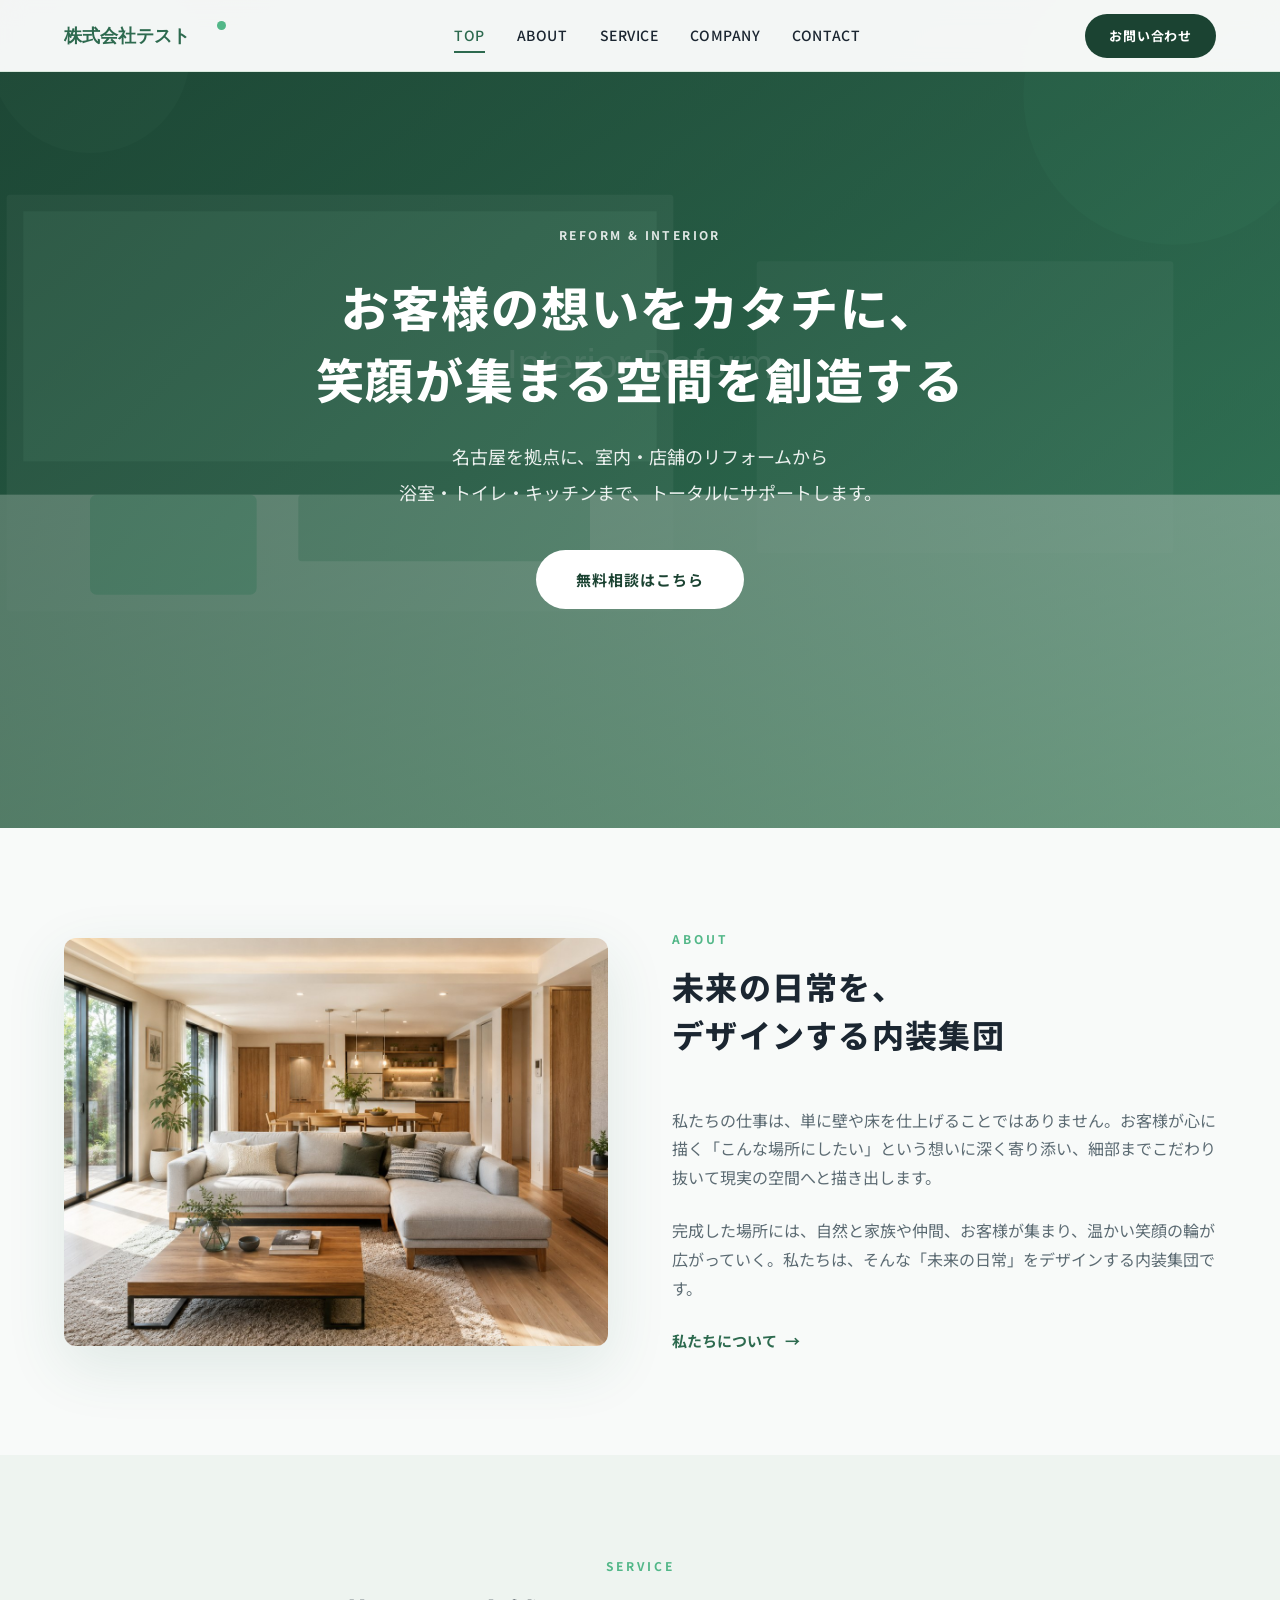
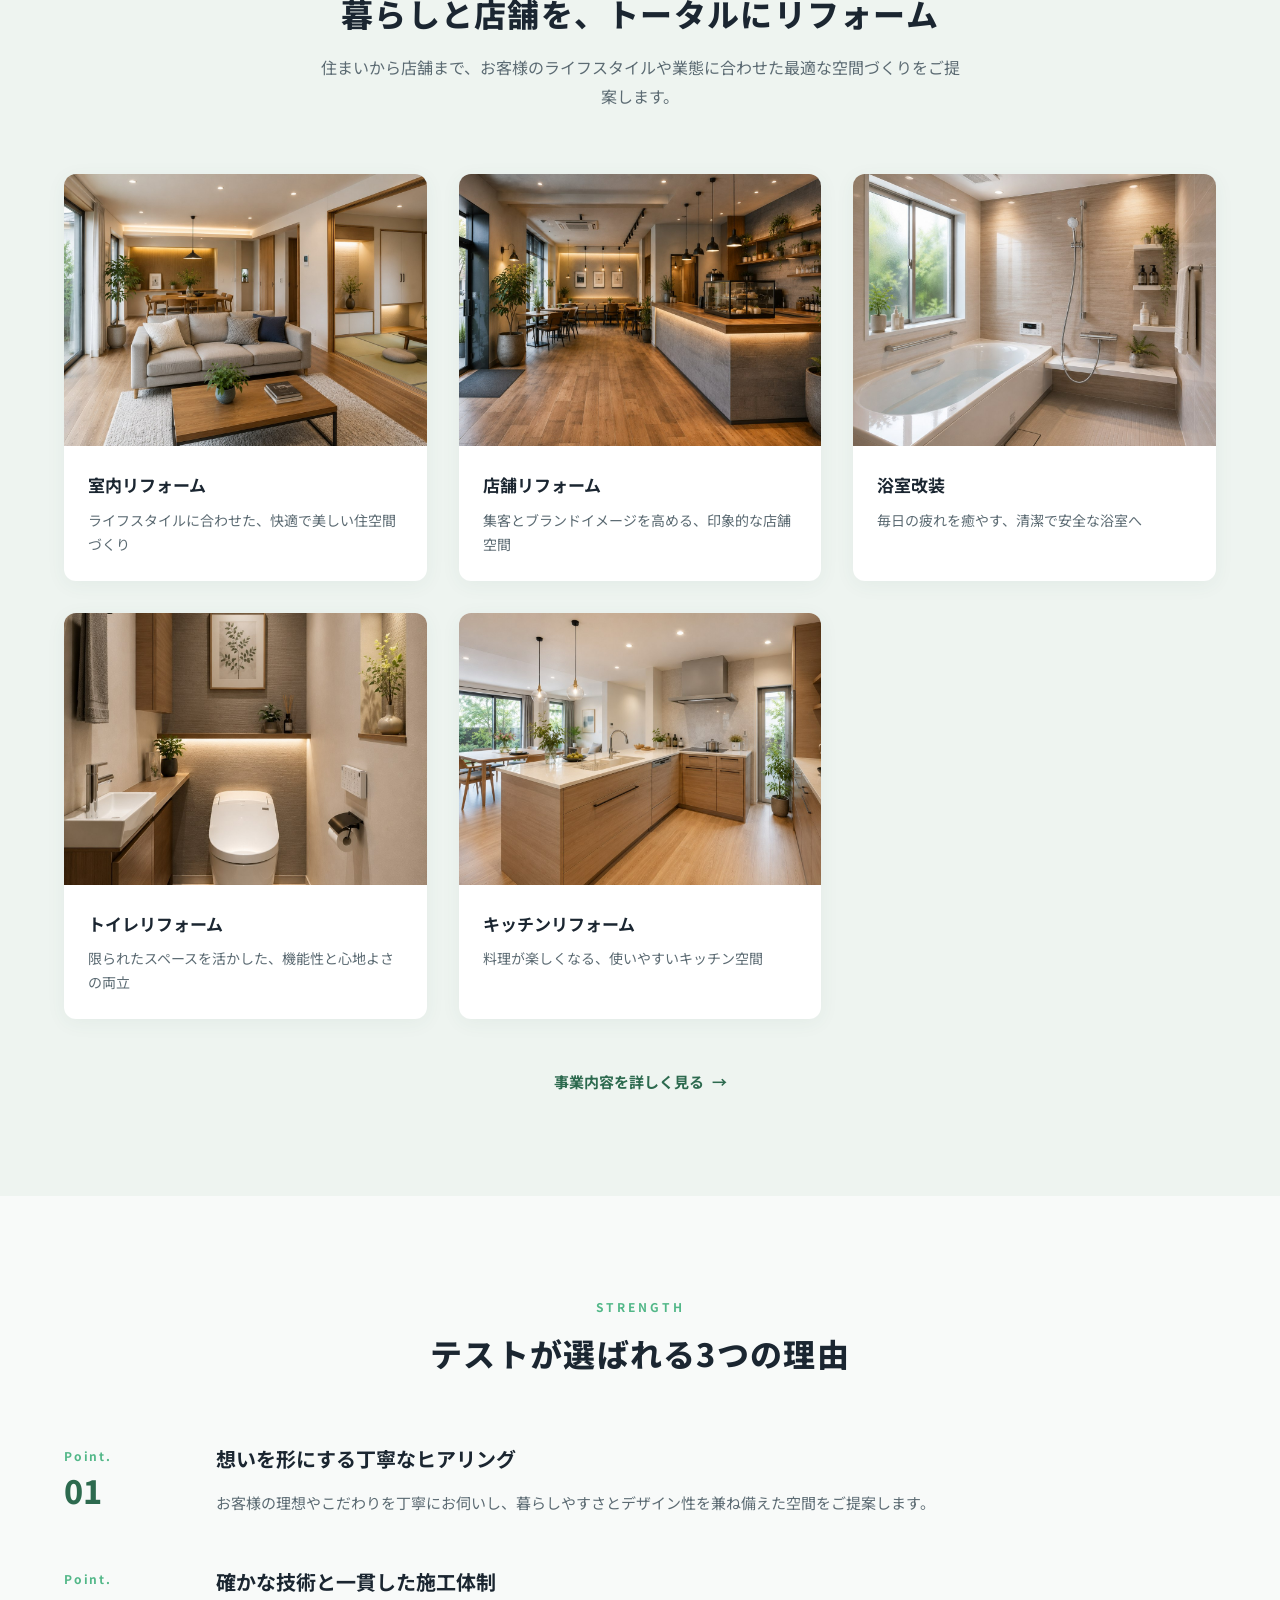
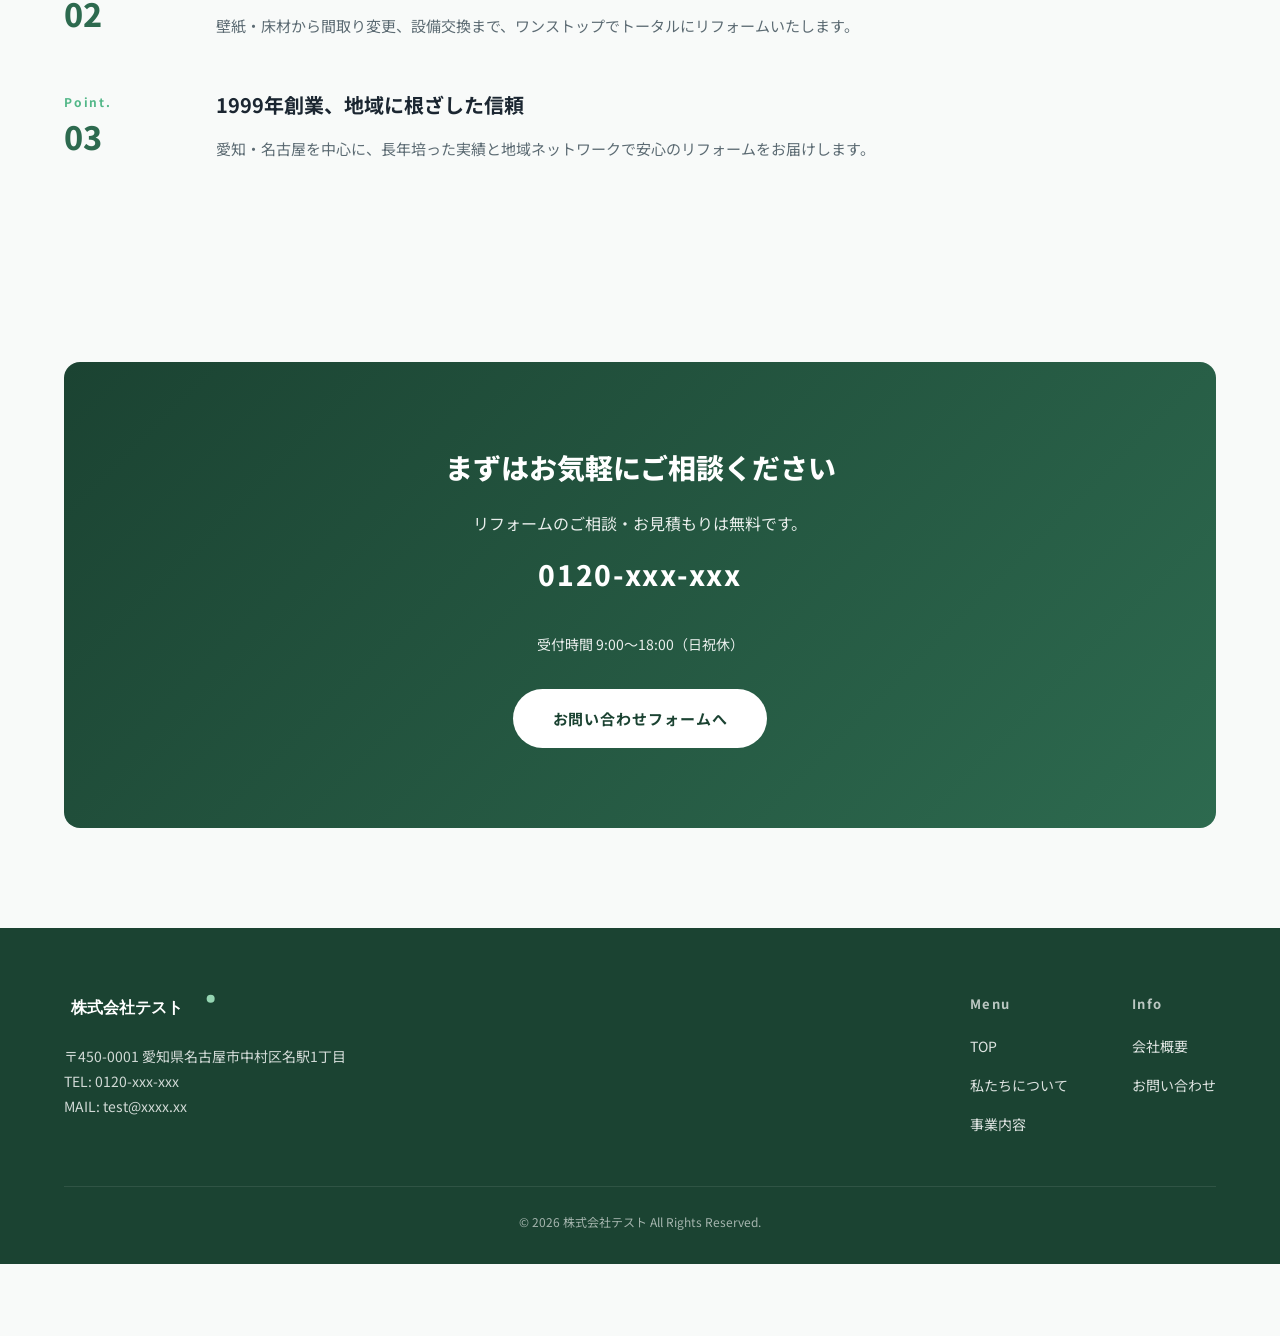
<file: index.html>
<!DOCTYPE html>
<html lang="ja">
<head>
  <meta charset="UTF-8">
  <meta name="viewport" content="width=device-width, initial-scale=1.0">
  <title>株式会社テスト｜名古屋のリフォーム・内装工事</title>
  <meta name="description" content="愛知県名古屋市の株式会社テストは、室内・店舗リフォーム、浴室・トイレ・キッチン改装を手がけます。お客様の想いをカタチに、笑顔が集まる空間を創造します。無料相談受付中。">
  <meta property="og:title" content="株式会社テスト｜名古屋のリフォーム・内装工事">
  <meta property="og:description" content="お客様の想いをカタチに、笑顔が集まる空間を創造する。名古屋を拠点にリフォーム・内装工事を手がけています。">
  <meta property="og:type" content="website">
  <meta property="og:image" content="images/ogp.svg">
  <meta property="og:locale" content="ja_JP">
  <link rel="icon" href="images/favicon.svg" type="image/svg+xml">
  <link rel="preconnect" href="https://fonts.googleapis.com">
  <link rel="preconnect" href="https://fonts.gstatic.com" crossorigin>
  <link href="https://fonts.googleapis.com/css2?family=Noto+Sans+JP:wght@400;500;700;800&display=swap" rel="stylesheet">
  <link rel="stylesheet" href="css/style.css">
  <script type="application/ld+json">
  {
    "@context": "https://schema.org",
    "@type": "LocalBusiness",
    "name": "株式会社テスト",
    "description": "室内・店舗リフォーム、浴室・トイレ・キッチン改装",
    "url": "https://example.com/",
    "telephone": "0120-xxx-xxx",
    "email": "test@xxxx.xx",
    "address": {
      "@type": "PostalAddress",
      "streetAddress": "名駅1丁目",
      "addressLocality": "名古屋市中村区",
      "addressRegion": "愛知県",
      "postalCode": "450-0001",
      "addressCountry": "JP"
    },
    "foundingDate": "1999-01-01",
    "founder": {
      "@type": "Person",
      "name": "山田 太郎"
    }
  }
  </script>
</head>
<body>

  <header class="site-header" id="siteHeader">
    <div class="header-inner">
      <a href="index.html" class="site-logo">
        <img src="images/logo.svg" alt="株式会社テスト" width="160" height="38">
      </a>
      <nav class="global-nav" id="globalNav">
        <a href="index.html" class="is-active">TOP</a>
        <a href="about.html">ABOUT</a>
        <a href="service.html">SERVICE</a>
        <a href="company.html">COMPANY</a>
        <a href="contact.html">CONTACT</a>
      </nav>
      <a href="contact.html" class="header-cta">お問い合わせ</a>
      <button class="menu-toggle" id="menuToggle" aria-label="メニューを開く">
        <span></span><span></span><span></span>
      </button>
    </div>
  </header>

  <main>
    <!-- HERO -->
    <section class="hero">
      <div class="hero__bg">
        <img src="images/hero-top.svg" alt="リフォーム施工イメージ">
      </div>
      <div class="hero__overlay"></div>
      <div class="hero__content">
        <p class="hero__label">Reform &amp; Interior</p>
        <h1 class="hero__title">お客様の想いをカタチに、<br>笑顔が集まる空間を創造する</h1>
        <p class="hero__lead">名古屋を拠点に、室内・店舗のリフォームから<br>浴室・トイレ・キッチンまで、トータルにサポートします。</p>
        <a href="contact.html" class="hero__cta">無料相談はこちら</a>
      </div>
    </section>

    <!-- ABOUT PREVIEW -->
    <section class="section">
      <div class="container">
        <div class="about-preview">
          <div class="about-preview__image">
            <img src="images/photos/photo-about.jpg" alt="株式会社テストの施工事例">
          </div>
          <div class="about-preview__text">
            <div class="section-header section-header--left">
              <span class="section-label">About</span>
              <h2 class="section-title">未来の日常を、<br>デザインする内装集団</h2>
            </div>
            <p>私たちの仕事は、単に壁や床を仕上げることではありません。お客様が心に描く「こんな場所にしたい」という想いに深く寄り添い、細部までこだわり抜いて現実の空間へと描き出します。</p>
            <p>完成した場所には、自然と家族や仲間、お客様が集まり、温かい笑顔の輪が広がっていく。私たちは、そんな「未来の日常」をデザインする内装集団です。</p>
            <a href="about.html" class="text-link">私たちについて</a>
          </div>
        </div>
      </div>
    </section>

    <!-- SERVICE -->
    <section class="section section--bg">
      <div class="container">
        <div class="section-header">
          <span class="section-label">Service</span>
          <h2 class="section-title">暮らしと店舗を、トータルにリフォーム</h2>
          <p class="section-lead">住まいから店舗まで、お客様のライフスタイルや業態に合わせた最適な空間づくりをご提案します。</p>
        </div>
        <div class="service-grid">
          <a href="service.html#interior" class="service-card">
            <div class="service-card__image">
              <img src="images/photos/photo-room.jpg" alt="室内リフォーム">
            </div>
            <div class="service-card__body">
              <h3 class="service-card__title">室内リフォーム</h3>
              <p class="service-card__text">ライフスタイルに合わせた、快適で美しい住空間づくり</p>
            </div>
          </a>
          <a href="service.html#store" class="service-card">
            <div class="service-card__image">
              <img src="images/photos/photo-shop.jpg" alt="店舗リフォーム">
            </div>
            <div class="service-card__body">
              <h3 class="service-card__title">店舗リフォーム</h3>
              <p class="service-card__text">集客とブランドイメージを高める、印象的な店舗空間</p>
            </div>
          </a>
          <a href="service.html#bathroom" class="service-card">
            <div class="service-card__image">
              <img src="images/photos/photo-bath.jpg" alt="浴室改装">
            </div>
            <div class="service-card__body">
              <h3 class="service-card__title">浴室改装</h3>
              <p class="service-card__text">毎日の疲れを癒やす、清潔で安全な浴室へ</p>
            </div>
          </a>
          <a href="service.html#toilet" class="service-card">
            <div class="service-card__image">
              <img src="images/photos/photo-toilet.jpg" alt="トイレリフォーム">
            </div>
            <div class="service-card__body">
              <h3 class="service-card__title">トイレリフォーム</h3>
              <p class="service-card__text">限られたスペースを活かした、機能性と心地よさの両立</p>
            </div>
          </a>
          <a href="service.html#kitchen" class="service-card">
            <div class="service-card__image">
              <img src="images/photos/photo-kitchen.jpg" alt="キッチンリフォーム">
            </div>
            <div class="service-card__body">
              <h3 class="service-card__title">キッチンリフォーム</h3>
              <p class="service-card__text">料理が楽しくなる、使いやすいキッチン空間</p>
            </div>
          </a>
        </div>
        <div style="text-align:center; margin-top:48px;">
          <a href="service.html" class="text-link">事業内容を詳しく見る</a>
        </div>
      </div>
    </section>

    <!-- STRENGTH -->
    <section class="section">
      <div class="container">
        <div class="section-header">
          <span class="section-label">Strength</span>
          <h2 class="section-title">テストが選ばれる3つの理由</h2>
        </div>
        <div class="strength-list">
          <div class="strength-item">
            <div class="strength-item__number">Point.<span>01</span></div>
            <div>
              <h3 class="strength-item__title">想いを形にする丁寧なヒアリング</h3>
              <p class="strength-item__text">お客様の理想やこだわりを丁寧にお伺いし、暮らしやすさとデザイン性を兼ね備えた空間をご提案します。</p>
            </div>
          </div>
          <div class="strength-item">
            <div class="strength-item__number">Point.<span>02</span></div>
            <div>
              <h3 class="strength-item__title">確かな技術と一貫した施工体制</h3>
              <p class="strength-item__text">壁紙・床材から間取り変更、設備交換まで、ワンストップでトータルにリフォームいたします。</p>
            </div>
          </div>
          <div class="strength-item">
            <div class="strength-item__number">Point.<span>03</span></div>
            <div>
              <h3 class="strength-item__title">1999年創業、地域に根ざした信頼</h3>
              <p class="strength-item__text">愛知・名古屋を中心に、長年培った実績と地域ネットワークで安心のリフォームをお届けします。</p>
            </div>
          </div>
        </div>
      </div>
    </section>

    <!-- CTA -->
    <section class="section">
      <div class="container">
        <div class="cta-banner">
          <h2 class="cta-banner__title">まずはお気軽にご相談ください</h2>
          <p class="cta-banner__text">リフォームのご相談・お見積もりは無料です。</p>
          <p class="cta-banner__tel"><a href="tel:0120-xxx-xxx">0120-xxx-xxx</a></p>
          <p class="cta-banner__text" style="font-size:0.875rem; margin-bottom:32px;">受付時間 9:00〜18:00（日祝休）</p>
          <a href="contact.html" class="hero__cta">お問い合わせフォームへ</a>
        </div>
      </div>
    </section>
  </main>

  <footer class="site-footer">
    <div class="container">
      <div class="footer-inner">
        <div class="footer-brand">
          <img src="images/logo-white.svg" alt="株式会社テスト" width="160" height="38">
          <p>〒450-0001 愛知県名古屋市中村区名駅1丁目<br>
          TEL: <a href="tel:0120-xxx-xxx">0120-xxx-xxx</a><br>
          MAIL: <a href="mailto:test@xxxx.xx">test@xxxx.xx</a></p>
        </div>
        <div class="footer-nav">
          <div class="footer-nav__col">
            <h4>Menu</h4>
            <ul>
              <li><a href="index.html">TOP</a></li>
              <li><a href="about.html">私たちについて</a></li>
              <li><a href="service.html">事業内容</a></li>
            </ul>
          </div>
          <div class="footer-nav__col">
            <h4>Info</h4>
            <ul>
              <li><a href="company.html">会社概要</a></li>
              <li><a href="contact.html">お問い合わせ</a></li>
            </ul>
          </div>
        </div>
      </div>
      <div class="footer-bottom">
        <p>&copy; 2026 株式会社テスト All Rights Reserved.</p>
      </div>
    </div>
  </footer>

  <script src="js/main.js"></script>
</body>
</html>
</file>
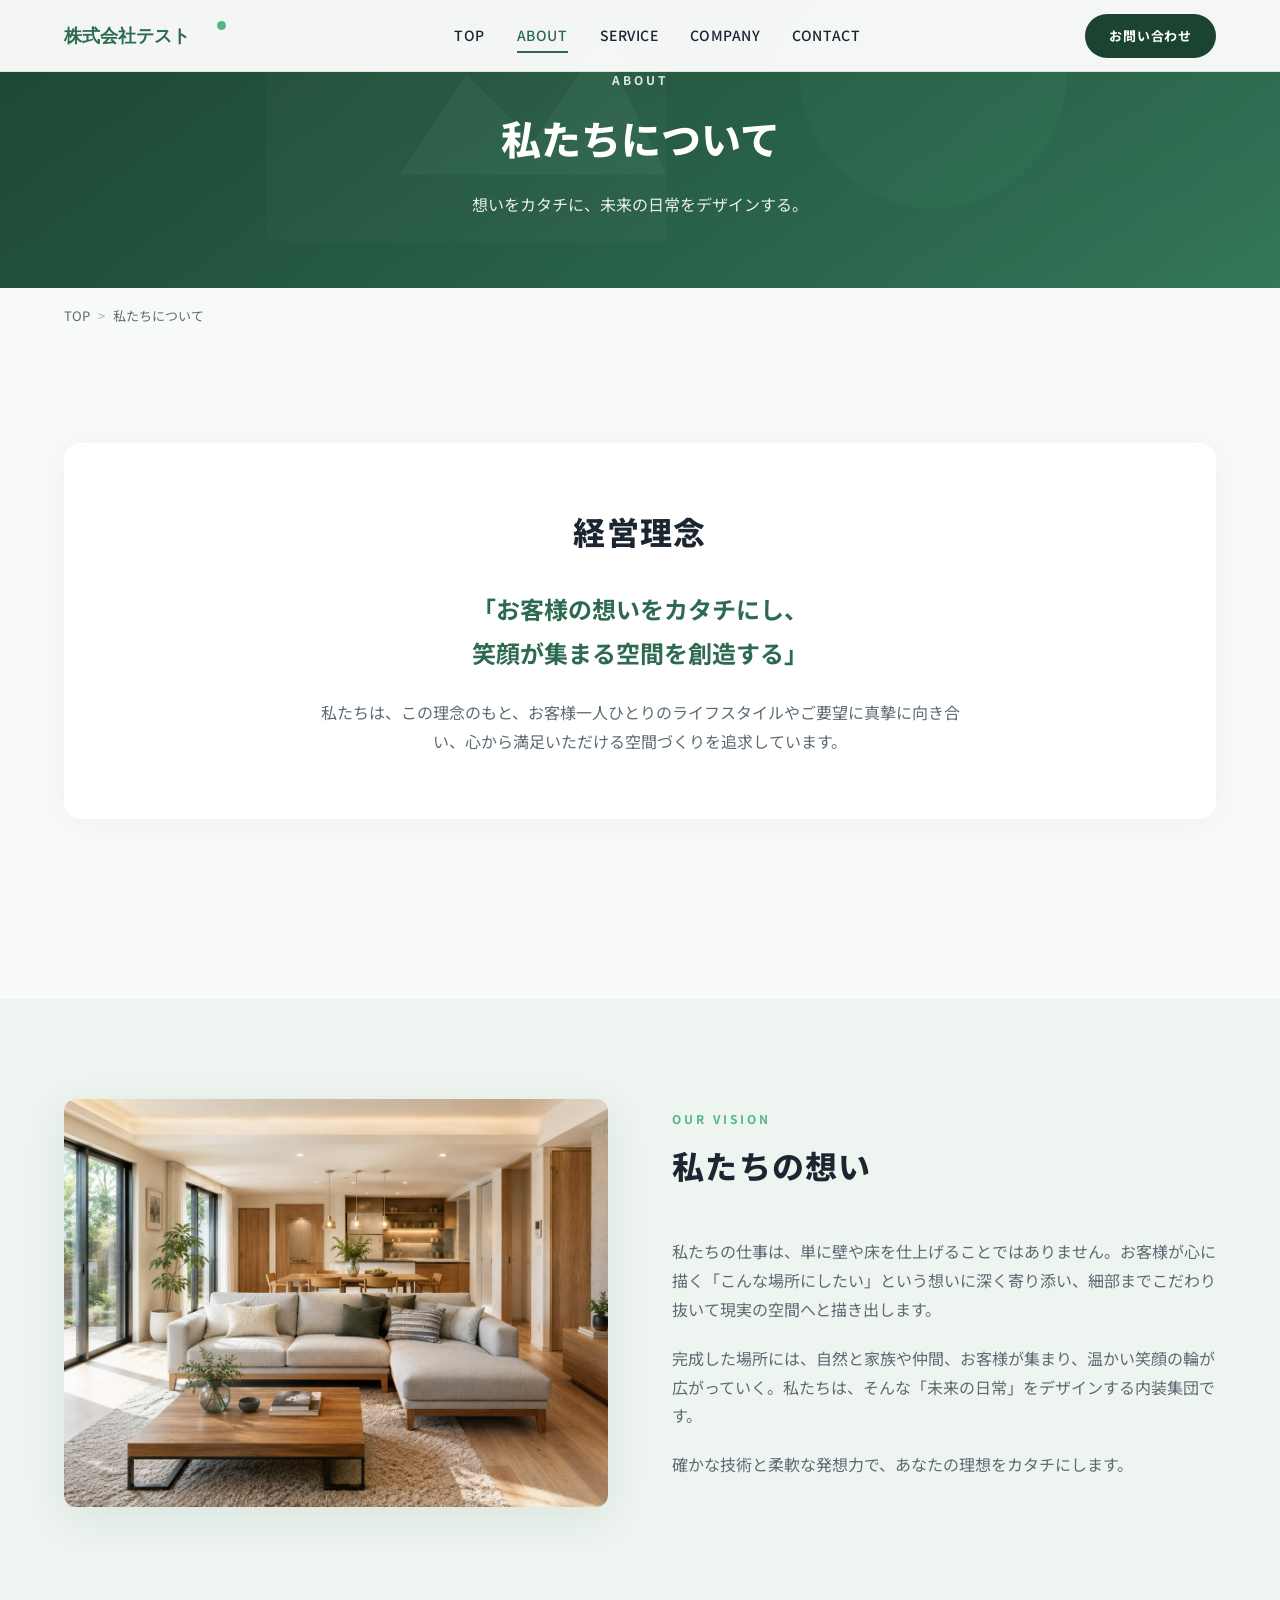
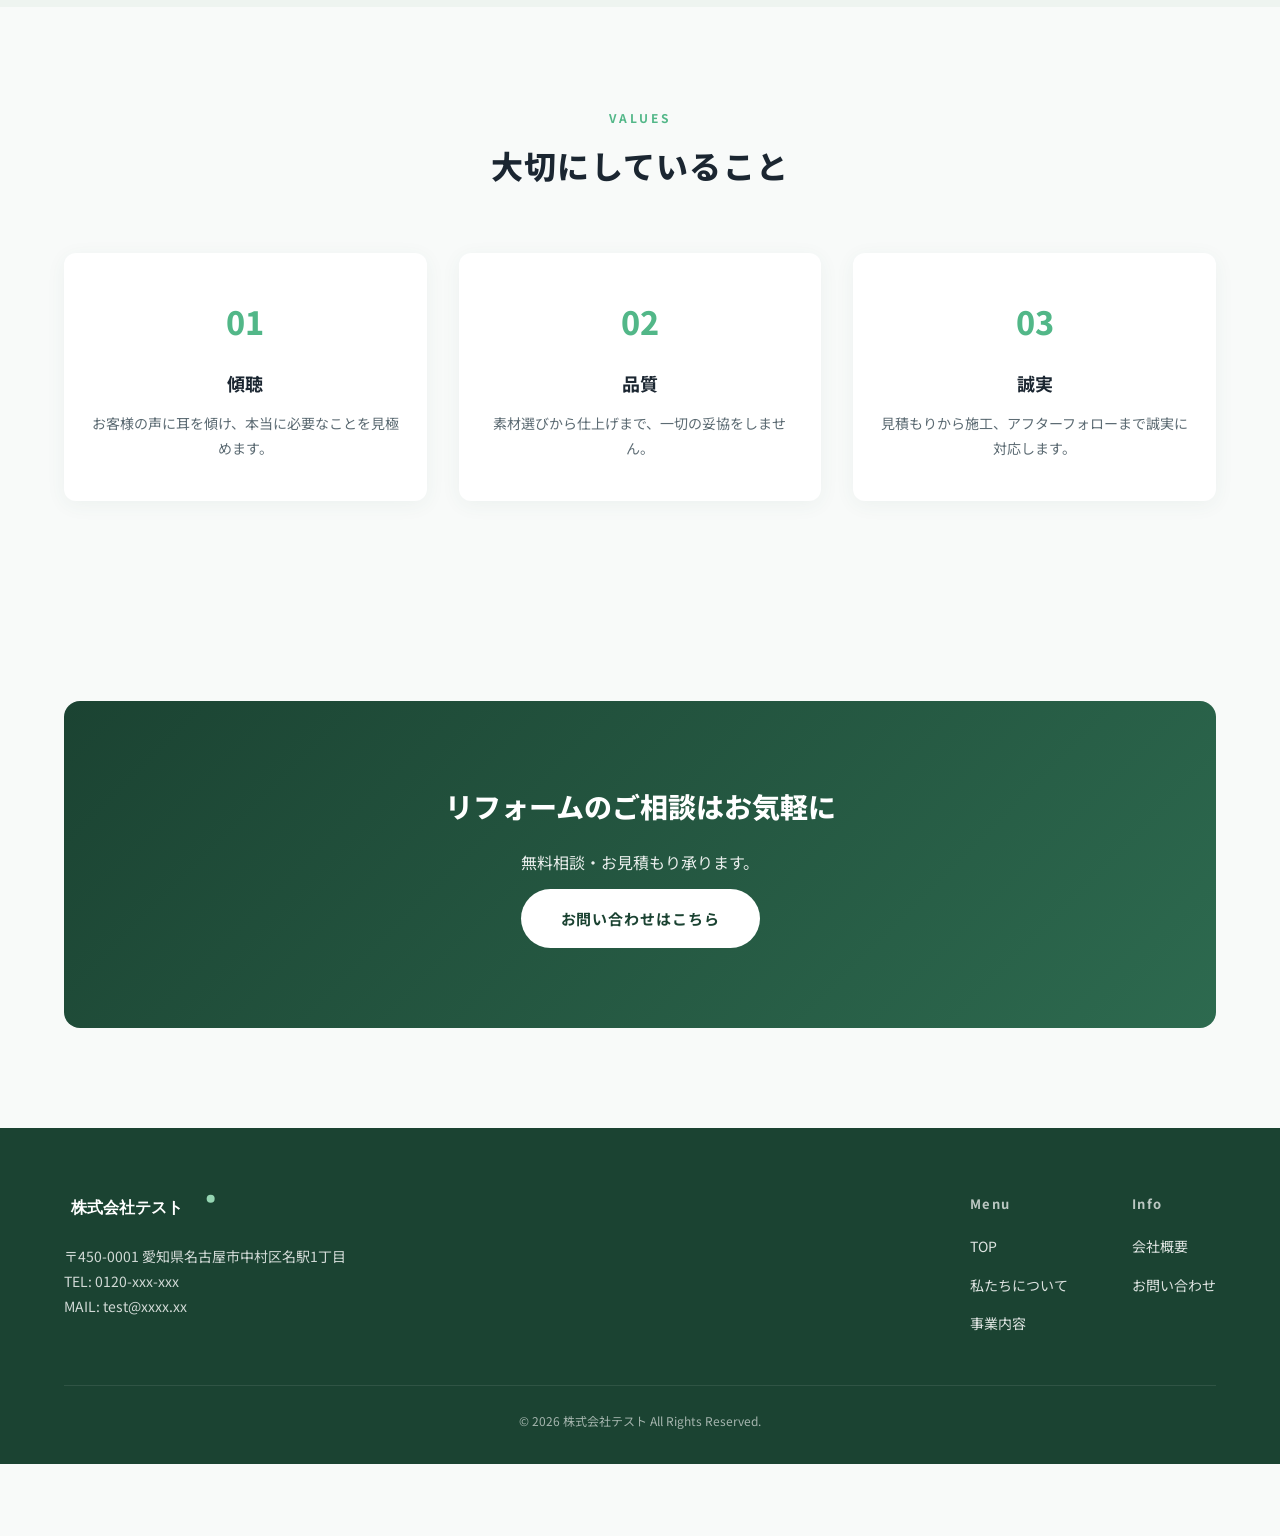
<file: about.html>
<!DOCTYPE html>
<html lang="ja">
<head>
  <meta charset="UTF-8">
  <meta name="viewport" content="width=device-width, initial-scale=1.0">
  <title>私たちについて｜株式会社テスト</title>
  <meta name="description" content="株式会社テストの経営理念と想いをご紹介。お客様の「こんな場所にしたい」という想いに寄り添い、笑顔が集まる空間を創造する内装集団です。">
  <meta property="og:title" content="私たちについて｜株式会社テスト">
  <meta property="og:description" content="お客様の想いをカタチにし、笑顔が集まる空間を創造する。株式会社テストの経営理念と想い。">
  <meta property="og:type" content="website">
  <meta property="og:image" content="images/ogp.svg">
  <link rel="icon" href="images/favicon.svg" type="image/svg+xml">
  <link rel="preconnect" href="https://fonts.googleapis.com">
  <link rel="preconnect" href="https://fonts.gstatic.com" crossorigin>
  <link href="https://fonts.googleapis.com/css2?family=Noto+Sans+JP:wght@400;500;700;800&display=swap" rel="stylesheet">
  <link rel="stylesheet" href="css/style.css">
  <script type="application/ld+json">
  {
    "@context": "https://schema.org",
    "@type": "BreadcrumbList",
    "itemListElement": [
      { "@type": "ListItem", "position": 1, "name": "TOP", "item": "index.html" },
      { "@type": "ListItem", "position": 2, "name": "私たちについて", "item": "about.html" }
    ]
  }
  </script>
</head>
<body>

  <header class="site-header" id="siteHeader">
    <div class="header-inner">
      <a href="index.html" class="site-logo">
        <img src="images/logo.svg" alt="株式会社テスト" width="160" height="38">
      </a>
      <nav class="global-nav" id="globalNav">
        <a href="index.html">TOP</a>
        <a href="about.html" class="is-active">ABOUT</a>
        <a href="service.html">SERVICE</a>
        <a href="company.html">COMPANY</a>
        <a href="contact.html">CONTACT</a>
      </nav>
      <a href="contact.html" class="header-cta">お問い合わせ</a>
      <button class="menu-toggle" id="menuToggle" aria-label="メニューを開く">
        <span></span><span></span><span></span>
      </button>
    </div>
  </header>

  <main>
    <section class="page-hero">
      <div class="page-hero__bg">
        <img src="images/hero-about.svg" alt="">
      </div>
      <div class="page-hero__overlay"></div>
      <div class="page-hero__content">
        <p class="page-hero__label">About</p>
        <h1 class="page-hero__title">私たちについて</h1>
        <p class="page-hero__lead">想いをカタチに、未来の日常をデザインする。</p>
      </div>
    </section>

    <div class="container">
      <nav class="breadcrumb" aria-label="パンくずリスト">
        <ol>
          <li><a href="index.html">TOP</a></li>
          <li>私たちについて</li>
        </ol>
      </nav>
    </div>

    <!-- 経営理念 -->
    <section class="section">
      <div class="container">
        <div class="philosophy-box">
          <h2 class="section-title" style="margin-bottom:32px;">経営理念</h2>
          <p class="philosophy-box__quote">「お客様の想いをカタチにし、<br>笑顔が集まる空間を創造する」</p>
          <p class="philosophy-box__text">私たちは、この理念のもと、お客様一人ひとりのライフスタイルやご要望に真摯に向き合い、心から満足いただける空間づくりを追求しています。</p>
        </div>
      </div>
    </section>

    <!-- 私たちの想い -->
    <section class="section section--bg">
      <div class="container">
        <div class="content-block">
          <div class="content-block__image">
            <img src="images/photos/photo-about.jpg" alt="株式会社テストの施工事例">
          </div>
          <div class="content-block__text">
            <div class="section-header section-header--left">
              <span class="section-label">Our Vision</span>
              <h2 class="section-title">私たちの想い</h2>
            </div>
            <p>私たちの仕事は、単に壁や床を仕上げることではありません。お客様が心に描く「こんな場所にしたい」という想いに深く寄り添い、細部までこだわり抜いて現実の空間へと描き出します。</p>
            <p>完成した場所には、自然と家族や仲間、お客様が集まり、温かい笑顔の輪が広がっていく。私たちは、そんな「未来の日常」をデザインする内装集団です。</p>
            <p>確かな技術と柔軟な発想力で、あなたの理想をカタチにします。</p>
          </div>
        </div>
      </div>
    </section>

    <!-- 大切にしていること -->
    <section class="section">
      <div class="container">
        <div class="section-header">
          <span class="section-label">Values</span>
          <h2 class="section-title">大切にしていること</h2>
        </div>
        <div class="values-grid">
          <div class="value-card">
            <div class="value-card__number">01</div>
            <h3 class="value-card__title">傾聴</h3>
            <p class="value-card__text">お客様の声に耳を傾け、本当に必要なことを見極めます。</p>
          </div>
          <div class="value-card">
            <div class="value-card__number">02</div>
            <h3 class="value-card__title">品質</h3>
            <p class="value-card__text">素材選びから仕上げまで、一切の妥協をしません。</p>
          </div>
          <div class="value-card">
            <div class="value-card__number">03</div>
            <h3 class="value-card__title">誠実</h3>
            <p class="value-card__text">見積もりから施工、アフターフォローまで誠実に対応します。</p>
          </div>
        </div>
      </div>
    </section>

    <!-- CTA -->
    <section class="section">
      <div class="container">
        <div class="cta-banner">
          <h2 class="cta-banner__title">リフォームのご相談はお気軽に</h2>
          <p class="cta-banner__text">無料相談・お見積もり承ります。</p>
          <a href="contact.html" class="hero__cta">お問い合わせはこちら</a>
        </div>
      </div>
    </section>
  </main>

  <footer class="site-footer">
    <div class="container">
      <div class="footer-inner">
        <div class="footer-brand">
          <img src="images/logo-white.svg" alt="株式会社テスト" width="160" height="38">
          <p>〒450-0001 愛知県名古屋市中村区名駅1丁目<br>
          TEL: <a href="tel:0120-xxx-xxx">0120-xxx-xxx</a><br>
          MAIL: <a href="mailto:test@xxxx.xx">test@xxxx.xx</a></p>
        </div>
        <div class="footer-nav">
          <div class="footer-nav__col">
            <h4>Menu</h4>
            <ul>
              <li><a href="index.html">TOP</a></li>
              <li><a href="about.html">私たちについて</a></li>
              <li><a href="service.html">事業内容</a></li>
            </ul>
          </div>
          <div class="footer-nav__col">
            <h4>Info</h4>
            <ul>
              <li><a href="company.html">会社概要</a></li>
              <li><a href="contact.html">お問い合わせ</a></li>
            </ul>
          </div>
        </div>
      </div>
      <div class="footer-bottom">
        <p>&copy; 2026 株式会社テスト All Rights Reserved.</p>
      </div>
    </div>
  </footer>

  <script src="js/main.js"></script>
</body>
</html>
</file>
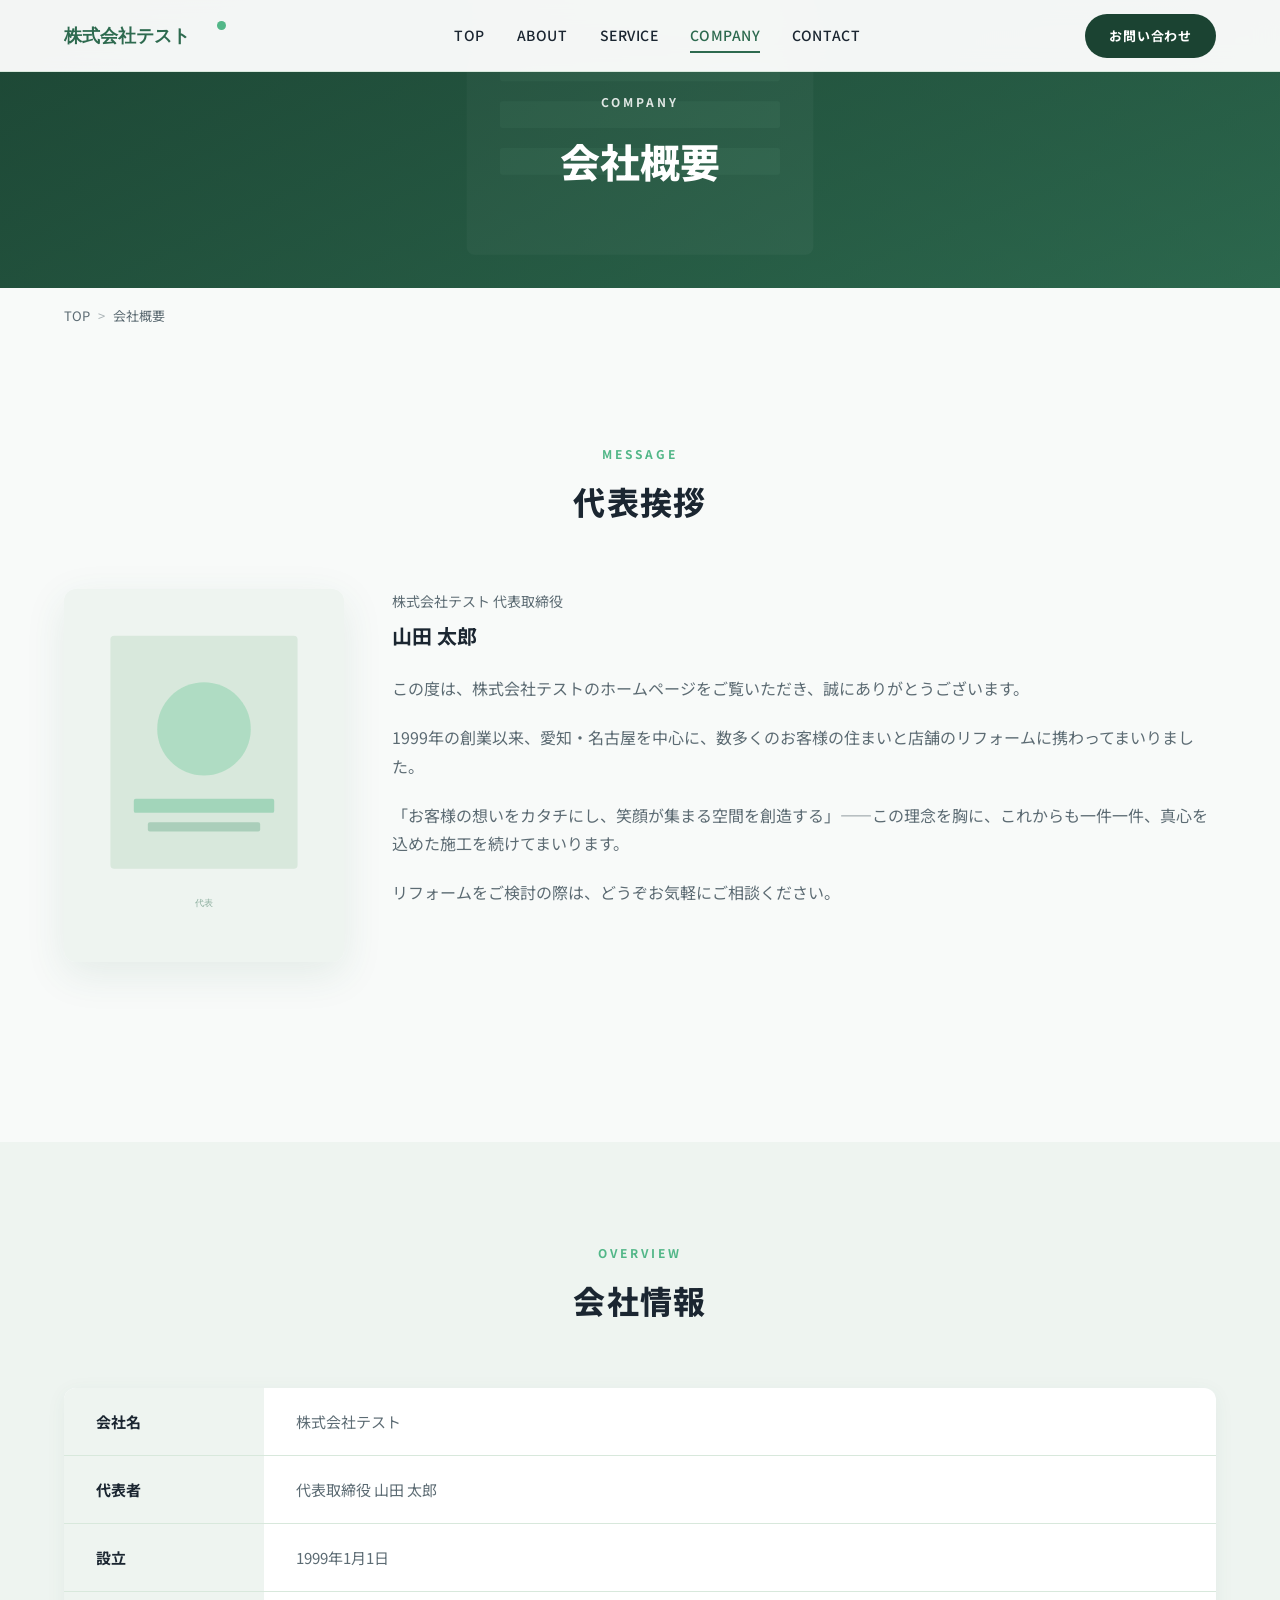
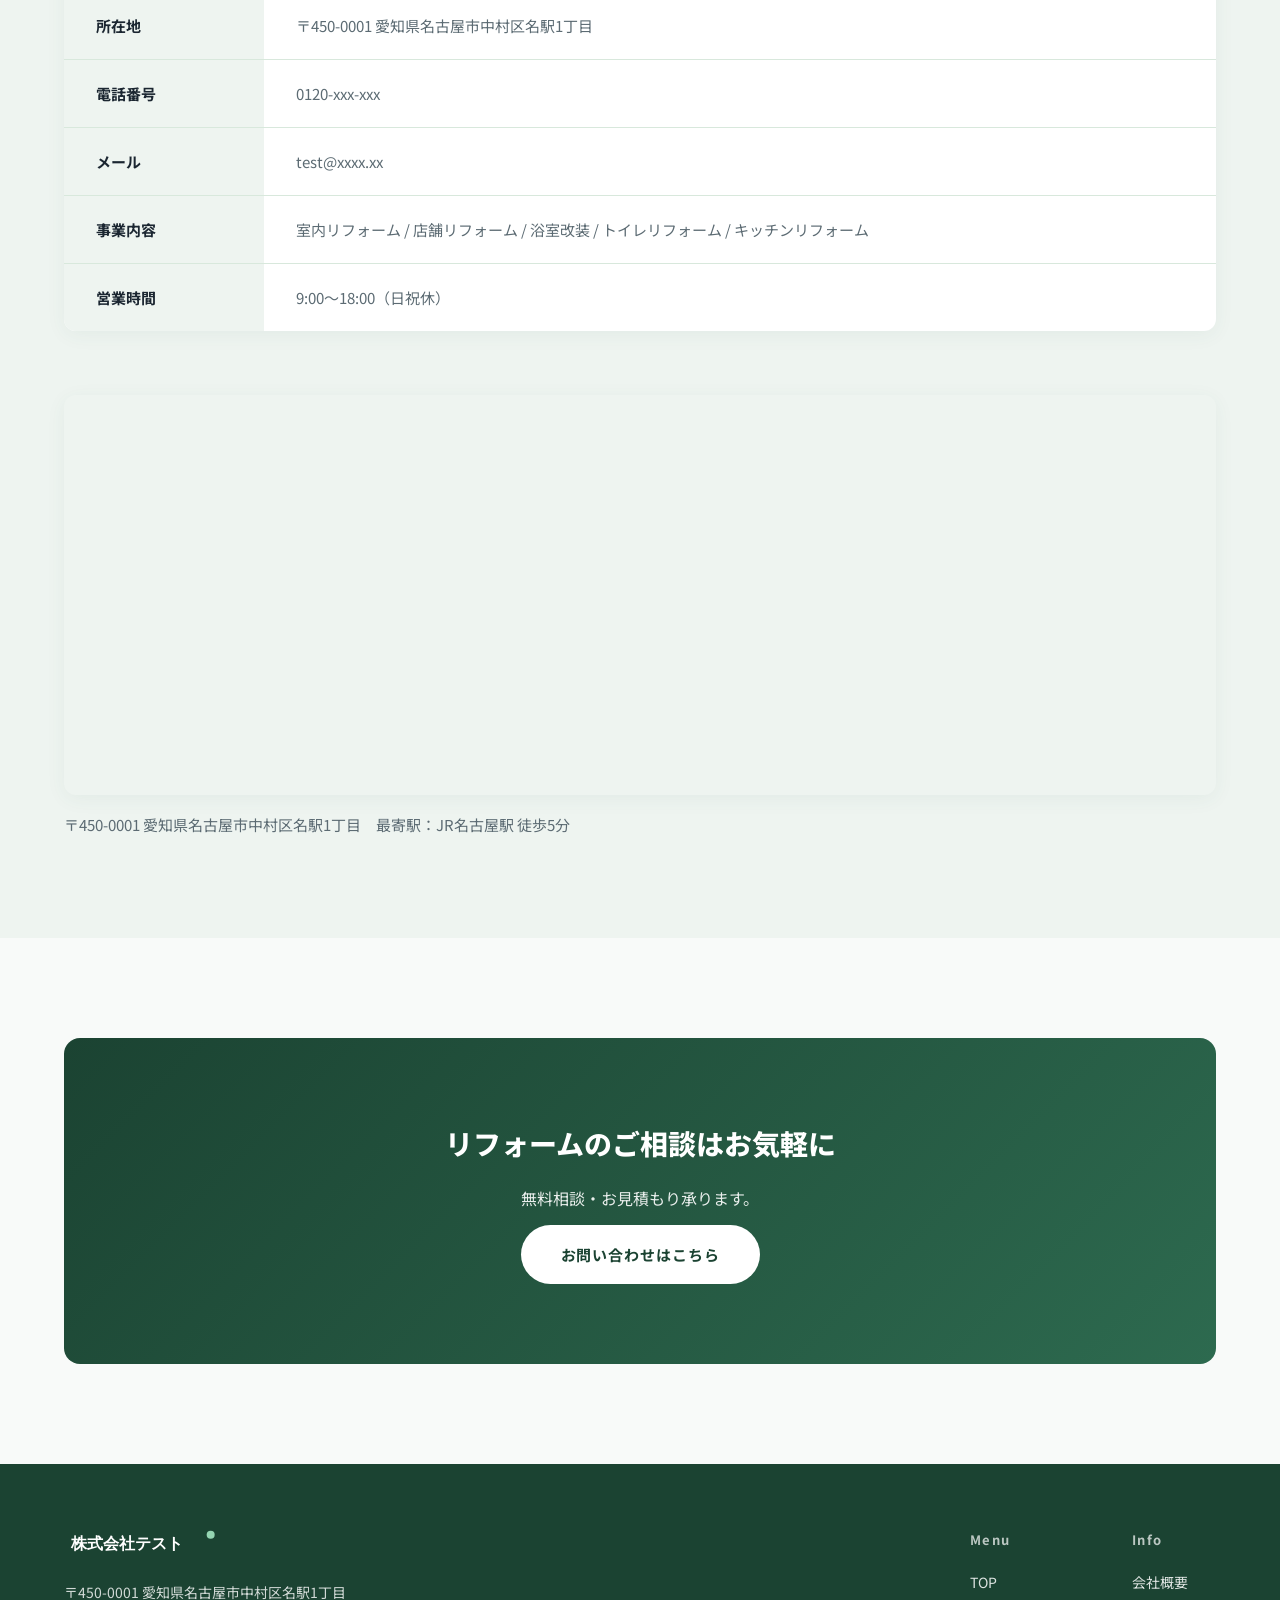
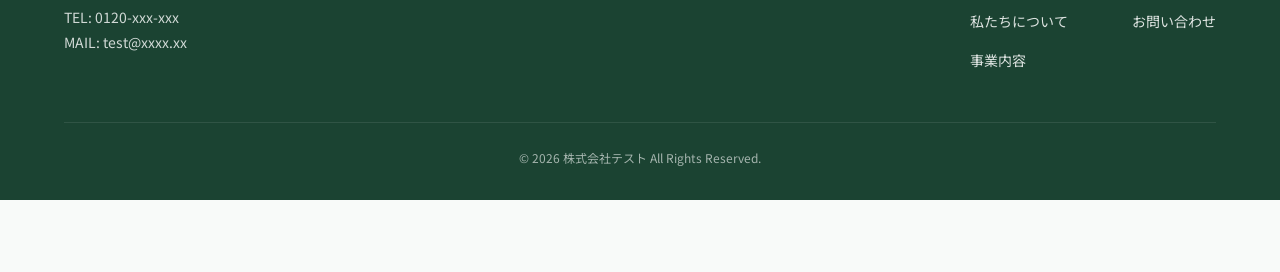
<file: company.html>
<!DOCTYPE html>
<html lang="ja">
<head>
  <meta charset="UTF-8">
  <meta name="viewport" content="width=device-width, initial-scale=1.0">
  <title>会社概要｜株式会社テスト｜名古屋のリフォーム会社</title>
  <meta name="description" content="株式会社テストの会社概要。1999年設立、代表山田太郎。愛知県名古屋市中村区を拠点に、リフォーム・内装工事を手がけています。">
  <meta property="og:title" content="会社概要｜株式会社テスト">
  <meta property="og:description" content="1999年設立、代表山田太郎。愛知県名古屋市中村区を拠点に、リフォーム・内装工事を手がけています。">
  <meta property="og:type" content="website">
  <meta property="og:image" content="images/ogp.svg">
  <link rel="icon" href="images/favicon.svg" type="image/svg+xml">
  <link rel="preconnect" href="https://fonts.googleapis.com">
  <link rel="preconnect" href="https://fonts.gstatic.com" crossorigin>
  <link href="https://fonts.googleapis.com/css2?family=Noto+Sans+JP:wght@400;500;700;800&display=swap" rel="stylesheet">
  <link rel="stylesheet" href="css/style.css">
  <script type="application/ld+json">
  {
    "@context": "https://schema.org",
    "@type": "BreadcrumbList",
    "itemListElement": [
      { "@type": "ListItem", "position": 1, "name": "TOP", "item": "index.html" },
      { "@type": "ListItem", "position": 2, "name": "会社概要", "item": "company.html" }
    ]
  }
  </script>
</head>
<body>

  <header class="site-header" id="siteHeader">
    <div class="header-inner">
      <a href="index.html" class="site-logo">
        <img src="images/logo.svg" alt="株式会社テスト" width="160" height="38">
      </a>
      <nav class="global-nav" id="globalNav">
        <a href="index.html">TOP</a>
        <a href="about.html">ABOUT</a>
        <a href="service.html">SERVICE</a>
        <a href="company.html" class="is-active">COMPANY</a>
        <a href="contact.html">CONTACT</a>
      </nav>
      <a href="contact.html" class="header-cta">お問い合わせ</a>
      <button class="menu-toggle" id="menuToggle" aria-label="メニューを開く">
        <span></span><span></span><span></span>
      </button>
    </div>
  </header>

  <main>
    <section class="page-hero">
      <div class="page-hero__bg">
        <img src="images/hero-company.svg" alt="">
      </div>
      <div class="page-hero__overlay"></div>
      <div class="page-hero__content">
        <p class="page-hero__label">Company</p>
        <h1 class="page-hero__title">会社概要</h1>
      </div>
    </section>

    <div class="container">
      <nav class="breadcrumb" aria-label="パンくずリスト">
        <ol>
          <li><a href="index.html">TOP</a></li>
          <li>会社概要</li>
        </ol>
      </nav>
    </div>

    <!-- 代表挨拶 -->
    <section class="section">
      <div class="container">
        <div class="section-header">
          <span class="section-label">Message</span>
          <h2 class="section-title">代表挨拶</h2>
        </div>
        <div class="greeting">
          <div class="greeting__photo">
            <img src="images/company-representative.svg" alt="代表取締役 山田 太郎">
          </div>
          <div class="greeting__text">
            <p class="greeting__name">株式会社テスト 代表取締役<strong>山田 太郎</strong></p>
            <p>この度は、株式会社テストのホームページをご覧いただき、誠にありがとうございます。</p>
            <p>1999年の創業以来、愛知・名古屋を中心に、数多くのお客様の住まいと店舗のリフォームに携わってまいりました。</p>
            <p>「お客様の想いをカタチにし、笑顔が集まる空間を創造する」——この理念を胸に、これからも一件一件、真心を込めた施工を続けてまいります。</p>
            <p>リフォームをご検討の際は、どうぞお気軽にご相談ください。</p>
          </div>
        </div>
      </div>
    </section>

    <!-- 会社概要テーブル -->
    <section class="section section--bg">
      <div class="container">
        <div class="section-header">
          <span class="section-label">Overview</span>
          <h2 class="section-title">会社情報</h2>
        </div>
        <table class="company-table">
          <tbody>
            <tr>
              <th>会社名</th>
              <td>株式会社テスト</td>
            </tr>
            <tr>
              <th>代表者</th>
              <td>代表取締役 山田 太郎</td>
            </tr>
            <tr>
              <th>設立</th>
              <td>1999年1月1日</td>
            </tr>
            <tr>
              <th>所在地</th>
              <td>〒450-0001 愛知県名古屋市中村区名駅1丁目</td>
            </tr>
            <tr>
              <th>電話番号</th>
              <td><a href="tel:0120-xxx-xxx">0120-xxx-xxx</a></td>
            </tr>
            <tr>
              <th>メール</th>
              <td><a href="mailto:test@xxxx.xx">test@xxxx.xx</a></td>
            </tr>
            <tr>
              <th>事業内容</th>
              <td>室内リフォーム / 店舗リフォーム / 浴室改装 / トイレリフォーム / キッチンリフォーム</td>
            </tr>
            <tr>
              <th>営業時間</th>
              <td>9:00〜18:00（日祝休）</td>
            </tr>
          </tbody>
        </table>

        <div class="map-container">
          <iframe
            src="https://www.google.com/maps/embed?pb=!1m18!1m12!1m3!1d3261.0!2d136.8815!3d35.1709!2m3!1f0!2f0!3f0!3m2!1i1024!2i768!4f13.1!3m3!1m2!1s0x600370cb5214a3f7%3A0x3a4b8b8b8b8b8b8b!2z5pel5pys44CB44GI44Gq44G744Gz44CB5bqX6ZO-5bqX!5e0!3m2!1sja!2sjp!4v1700000000000"
            allowfullscreen=""
            loading="lazy"
            referrerpolicy="no-referrer-when-downgrade"
            title="株式会社テスト 所在地マップ">
          </iframe>
        </div>
        <p class="map-info">〒450-0001 愛知県名古屋市中村区名駅1丁目　最寄駅：JR名古屋駅 徒歩5分</p>
      </div>
    </section>

    <section class="section">
      <div class="container">
        <div class="cta-banner">
          <h2 class="cta-banner__title">リフォームのご相談はお気軽に</h2>
          <p class="cta-banner__text">無料相談・お見積もり承ります。</p>
          <a href="contact.html" class="hero__cta">お問い合わせはこちら</a>
        </div>
      </div>
    </section>
  </main>

  <footer class="site-footer">
    <div class="container">
      <div class="footer-inner">
        <div class="footer-brand">
          <img src="images/logo-white.svg" alt="株式会社テスト" width="160" height="38">
          <p>〒450-0001 愛知県名古屋市中村区名駅1丁目<br>
          TEL: <a href="tel:0120-xxx-xxx">0120-xxx-xxx</a><br>
          MAIL: <a href="mailto:test@xxxx.xx">test@xxxx.xx</a></p>
        </div>
        <div class="footer-nav">
          <div class="footer-nav__col">
            <h4>Menu</h4>
            <ul>
              <li><a href="index.html">TOP</a></li>
              <li><a href="about.html">私たちについて</a></li>
              <li><a href="service.html">事業内容</a></li>
            </ul>
          </div>
          <div class="footer-nav__col">
            <h4>Info</h4>
            <ul>
              <li><a href="company.html">会社概要</a></li>
              <li><a href="contact.html">お問い合わせ</a></li>
            </ul>
          </div>
        </div>
      </div>
      <div class="footer-bottom">
        <p>&copy; 2026 株式会社テスト All Rights Reserved.</p>
      </div>
    </div>
  </footer>

  <script src="js/main.js"></script>
</body>
</html>
</file>
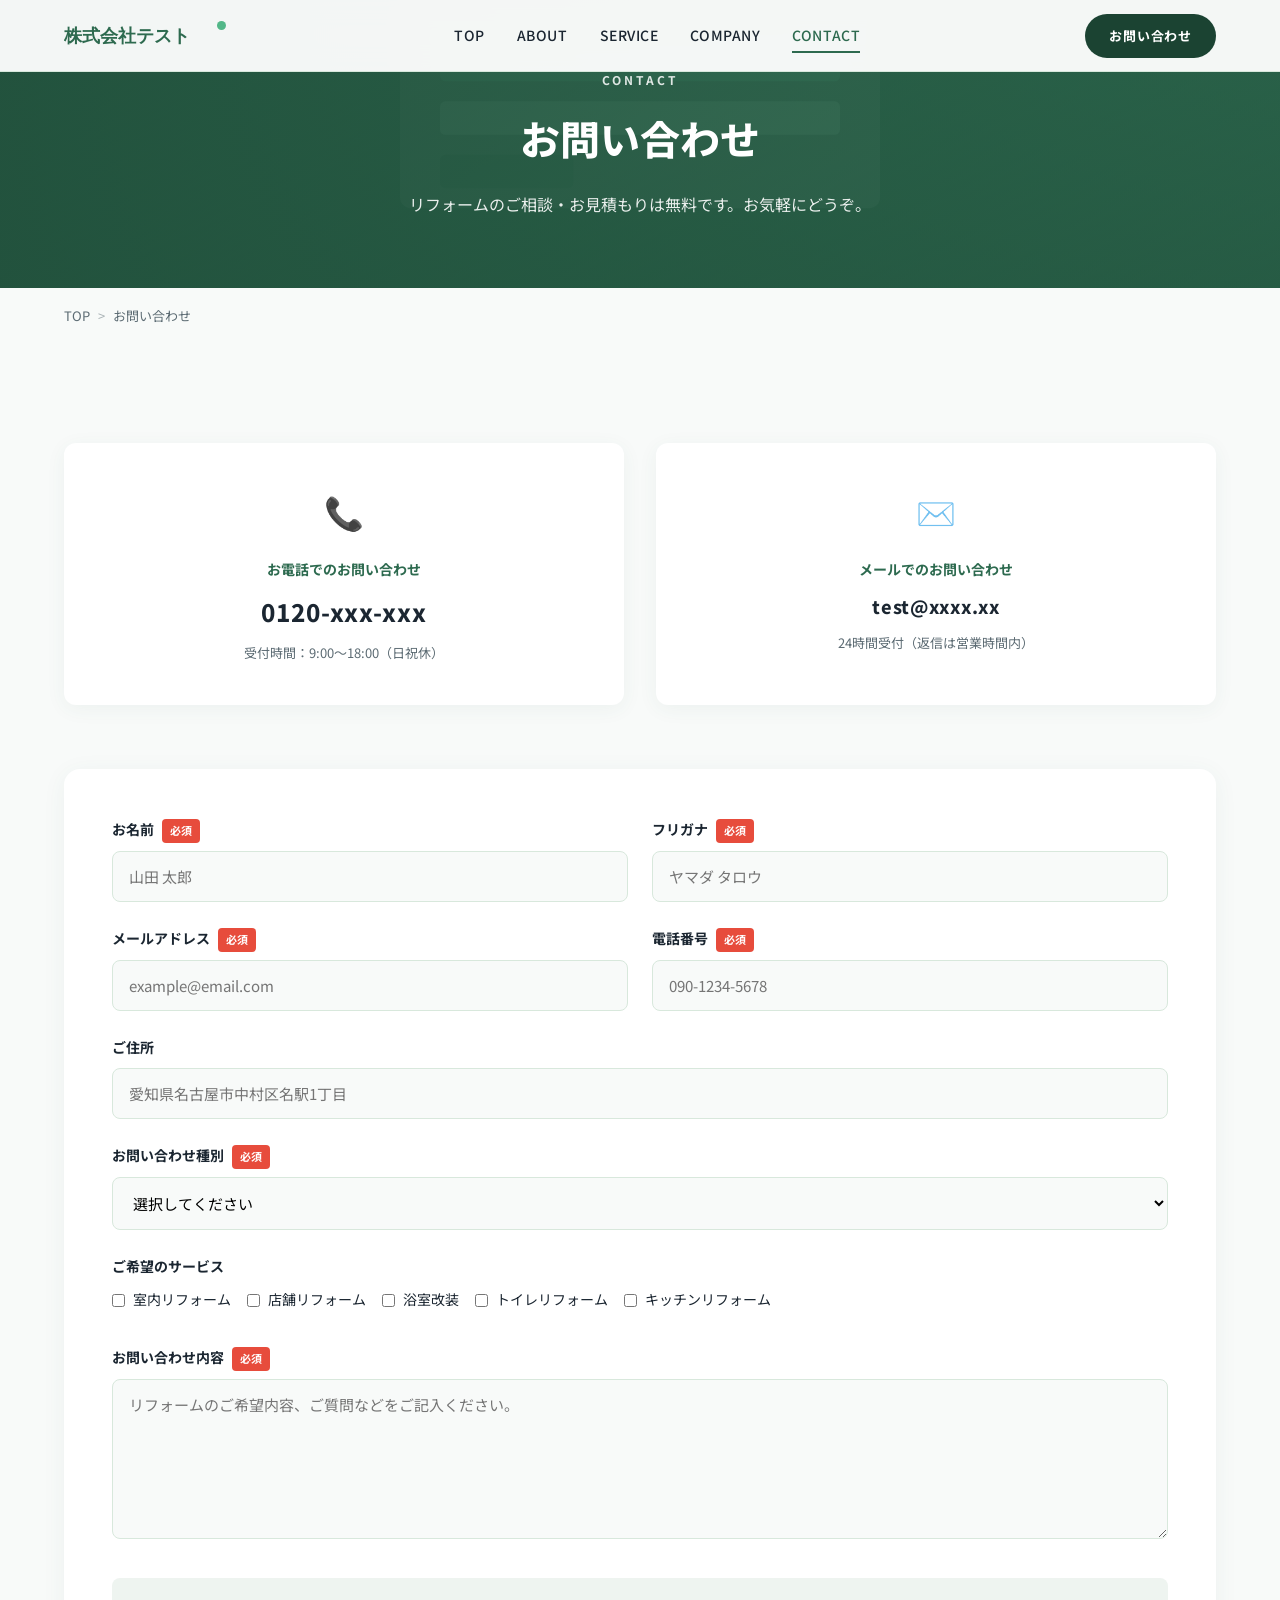
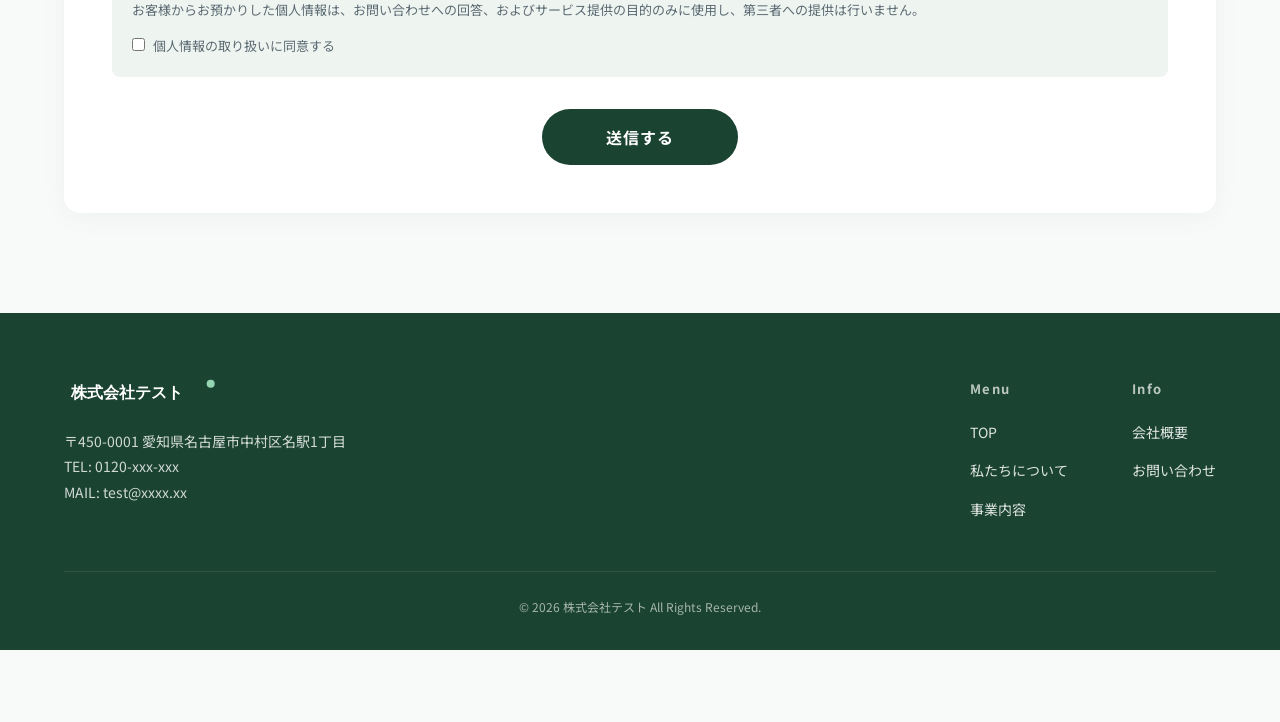
<file: contact.html>
<!DOCTYPE html>
<html lang="ja">
<head>
  <meta charset="UTF-8">
  <meta name="viewport" content="width=device-width, initial-scale=1.0">
  <title>お問い合わせ｜株式会社テスト｜無料相談・お見積もり</title>
  <meta name="description" content="リフォームのご相談・お見積もりは株式会社テストへ。お電話0120-xxx-xxx、またはお問い合わせフォームより24時間受付。名古屋・愛知エリア対応。">
  <meta property="og:title" content="お問い合わせ｜株式会社テスト">
  <meta property="og:description" content="リフォームのご相談・お見積もりは無料です。お気軽にお問い合わせください。">
  <meta property="og:type" content="website">
  <meta property="og:image" content="images/ogp.svg">
  <link rel="icon" href="images/favicon.svg" type="image/svg+xml">
  <link rel="preconnect" href="https://fonts.googleapis.com">
  <link rel="preconnect" href="https://fonts.gstatic.com" crossorigin>
  <link href="https://fonts.googleapis.com/css2?family=Noto+Sans+JP:wght@400;500;700;800&display=swap" rel="stylesheet">
  <link rel="stylesheet" href="css/style.css">
  <script type="application/ld+json">
  {
    "@context": "https://schema.org",
    "@type": "BreadcrumbList",
    "itemListElement": [
      { "@type": "ListItem", "position": 1, "name": "TOP", "item": "index.html" },
      { "@type": "ListItem", "position": 2, "name": "お問い合わせ", "item": "contact.html" }
    ]
  }
  </script>
</head>
<body>

  <header class="site-header" id="siteHeader">
    <div class="header-inner">
      <a href="index.html" class="site-logo">
        <img src="images/logo.svg" alt="株式会社テスト" width="160" height="38">
      </a>
      <nav class="global-nav" id="globalNav">
        <a href="index.html">TOP</a>
        <a href="about.html">ABOUT</a>
        <a href="service.html">SERVICE</a>
        <a href="company.html">COMPANY</a>
        <a href="contact.html" class="is-active">CONTACT</a>
      </nav>
      <a href="contact.html" class="header-cta">お問い合わせ</a>
      <button class="menu-toggle" id="menuToggle" aria-label="メニューを開く">
        <span></span><span></span><span></span>
      </button>
    </div>
  </header>

  <main>
    <section class="page-hero">
      <div class="page-hero__bg">
        <img src="images/hero-contact.svg" alt="">
      </div>
      <div class="page-hero__overlay"></div>
      <div class="page-hero__content">
        <p class="page-hero__label">Contact</p>
        <h1 class="page-hero__title">お問い合わせ</h1>
        <p class="page-hero__lead">リフォームのご相談・お見積もりは無料です。お気軽にどうぞ。</p>
      </div>
    </section>

    <div class="container">
      <nav class="breadcrumb" aria-label="パンくずリスト">
        <ol>
          <li><a href="index.html">TOP</a></li>
          <li>お問い合わせ</li>
        </ol>
      </nav>
    </div>

    <section class="section">
      <div class="container">

        <div class="contact-info">
          <div class="contact-info__card">
            <div class="contact-info__icon">📞</div>
            <p class="contact-info__label">お電話でのお問い合わせ</p>
            <p class="contact-info__value"><a href="tel:0120-xxx-xxx">0120-xxx-xxx</a></p>
            <p class="contact-info__note">受付時間：9:00〜18:00（日祝休）</p>
          </div>
          <div class="contact-info__card">
            <div class="contact-info__icon">✉️</div>
            <p class="contact-info__label">メールでのお問い合わせ</p>
            <p class="contact-info__value" style="font-size:1.125rem;"><a href="mailto:test@xxxx.xx">test@xxxx.xx</a></p>
            <p class="contact-info__note">24時間受付（返信は営業時間内）</p>
          </div>
        </div>

        <form class="contact-form" id="contactForm" action="#" method="post">
          <div class="form-row">
            <div class="form-group">
              <label for="name">お名前<span class="required">必須</span></label>
              <input type="text" id="name" name="name" required placeholder="山田 太郎">
            </div>
            <div class="form-group">
              <label for="furigana">フリガナ<span class="required">必須</span></label>
              <input type="text" id="furigana" name="furigana" required placeholder="ヤマダ タロウ">
            </div>
          </div>

          <div class="form-row">
            <div class="form-group">
              <label for="email">メールアドレス<span class="required">必須</span></label>
              <input type="email" id="email" name="email" required placeholder="example@email.com">
            </div>
            <div class="form-group">
              <label for="tel">電話番号<span class="required">必須</span></label>
              <input type="tel" id="tel" name="tel" required placeholder="090-1234-5678">
            </div>
          </div>

          <div class="form-group">
            <label for="address">ご住所</label>
            <input type="text" id="address" name="address" placeholder="愛知県名古屋市中村区名駅1丁目">
          </div>

          <div class="form-group">
            <label for="type">お問い合わせ種別<span class="required">必須</span></label>
            <select id="type" name="type" required>
              <option value="">選択してください</option>
              <option value="estimate">見積もり依頼</option>
              <option value="document">資料請求</option>
              <option value="other">その他</option>
            </select>
          </div>

          <div class="form-group">
            <label>ご希望のサービス</label>
            <div class="checkbox-group">
              <label><input type="checkbox" name="service" value="interior"> 室内リフォーム</label>
              <label><input type="checkbox" name="service" value="store"> 店舗リフォーム</label>
              <label><input type="checkbox" name="service" value="bathroom"> 浴室改装</label>
              <label><input type="checkbox" name="service" value="toilet"> トイレリフォーム</label>
              <label><input type="checkbox" name="service" value="kitchen"> キッチンリフォーム</label>
            </div>
          </div>

          <div class="form-group">
            <label for="message">お問い合わせ内容<span class="required">必須</span></label>
            <textarea id="message" name="message" required placeholder="リフォームのご希望内容、ご質問などをご記入ください。"></textarea>
          </div>

          <div class="form-privacy">
            <p style="margin-bottom:12px;">お客様からお預かりした個人情報は、お問い合わせへの回答、およびサービス提供の目的のみに使用し、第三者への提供は行いません。</p>
            <label>
              <input type="checkbox" name="privacy" required>
              個人情報の取り扱いに同意する
            </label>
          </div>

          <div class="form-submit">
            <button type="submit" class="btn-submit">送信する</button>
          </div>
        </form>

      </div>
    </section>
  </main>

  <footer class="site-footer">
    <div class="container">
      <div class="footer-inner">
        <div class="footer-brand">
          <img src="images/logo-white.svg" alt="株式会社テスト" width="160" height="38">
          <p>〒450-0001 愛知県名古屋市中村区名駅1丁目<br>
          TEL: <a href="tel:0120-xxx-xxx">0120-xxx-xxx</a><br>
          MAIL: <a href="mailto:test@xxxx.xx">test@xxxx.xx</a></p>
        </div>
        <div class="footer-nav">
          <div class="footer-nav__col">
            <h4>Menu</h4>
            <ul>
              <li><a href="index.html">TOP</a></li>
              <li><a href="about.html">私たちについて</a></li>
              <li><a href="service.html">事業内容</a></li>
            </ul>
          </div>
          <div class="footer-nav__col">
            <h4>Info</h4>
            <ul>
              <li><a href="company.html">会社概要</a></li>
              <li><a href="contact.html">お問い合わせ</a></li>
            </ul>
          </div>
        </div>
      </div>
      <div class="footer-bottom">
        <p>&copy; 2026 株式会社テスト All Rights Reserved.</p>
      </div>
    </div>
  </footer>

  <script src="js/main.js"></script>
</body>
</html>
</file>
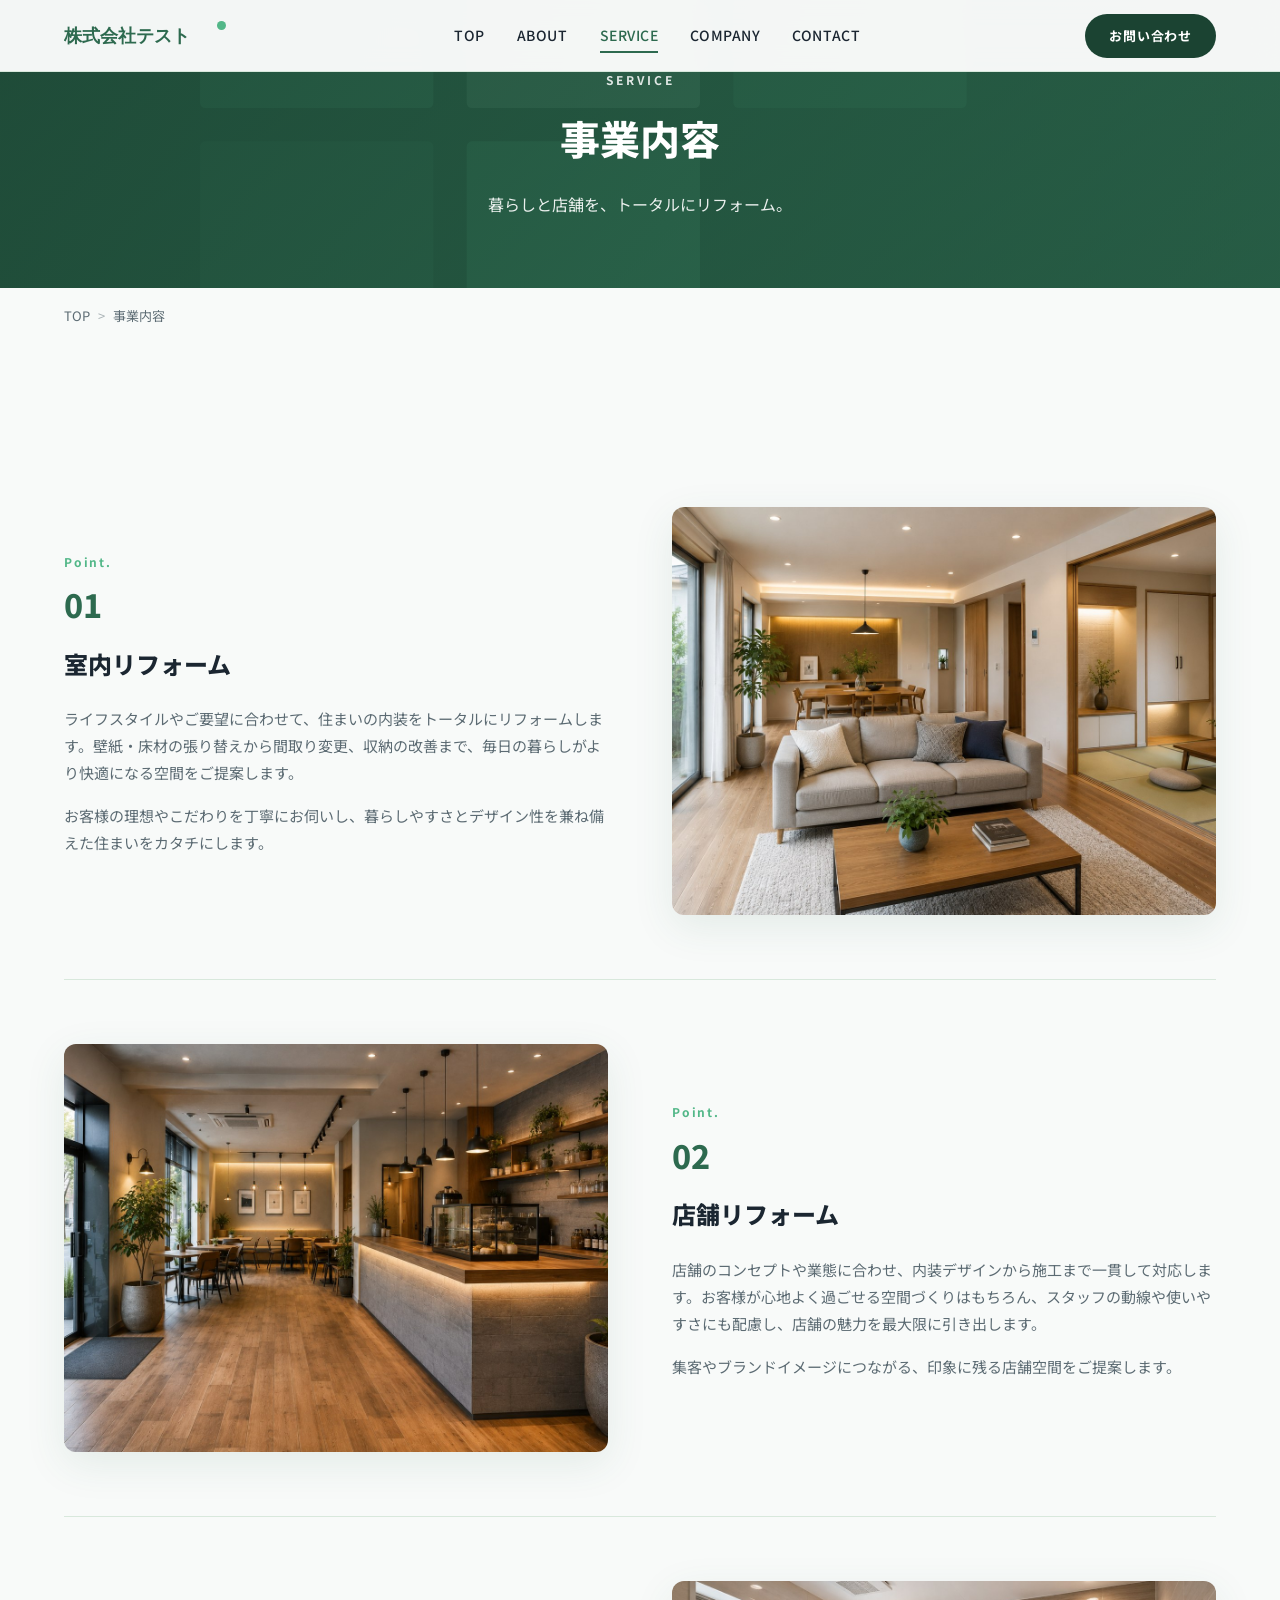
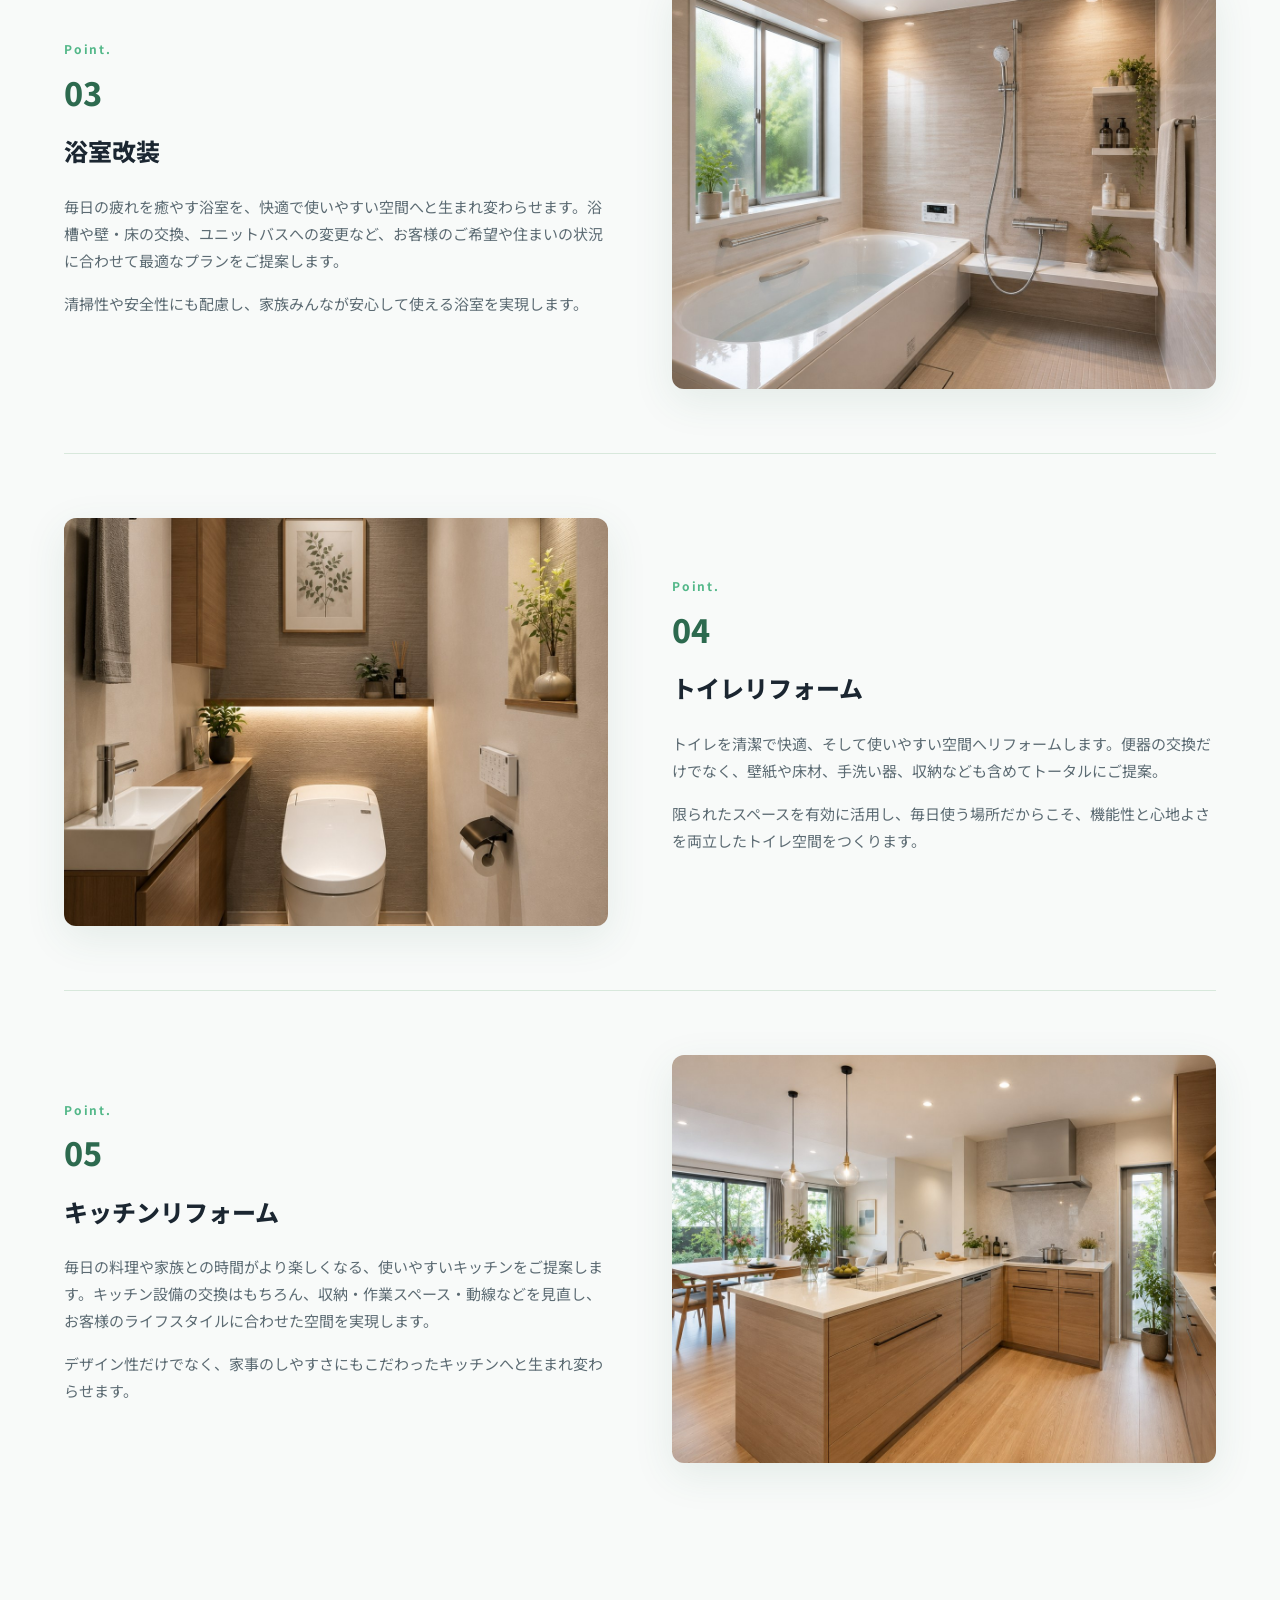
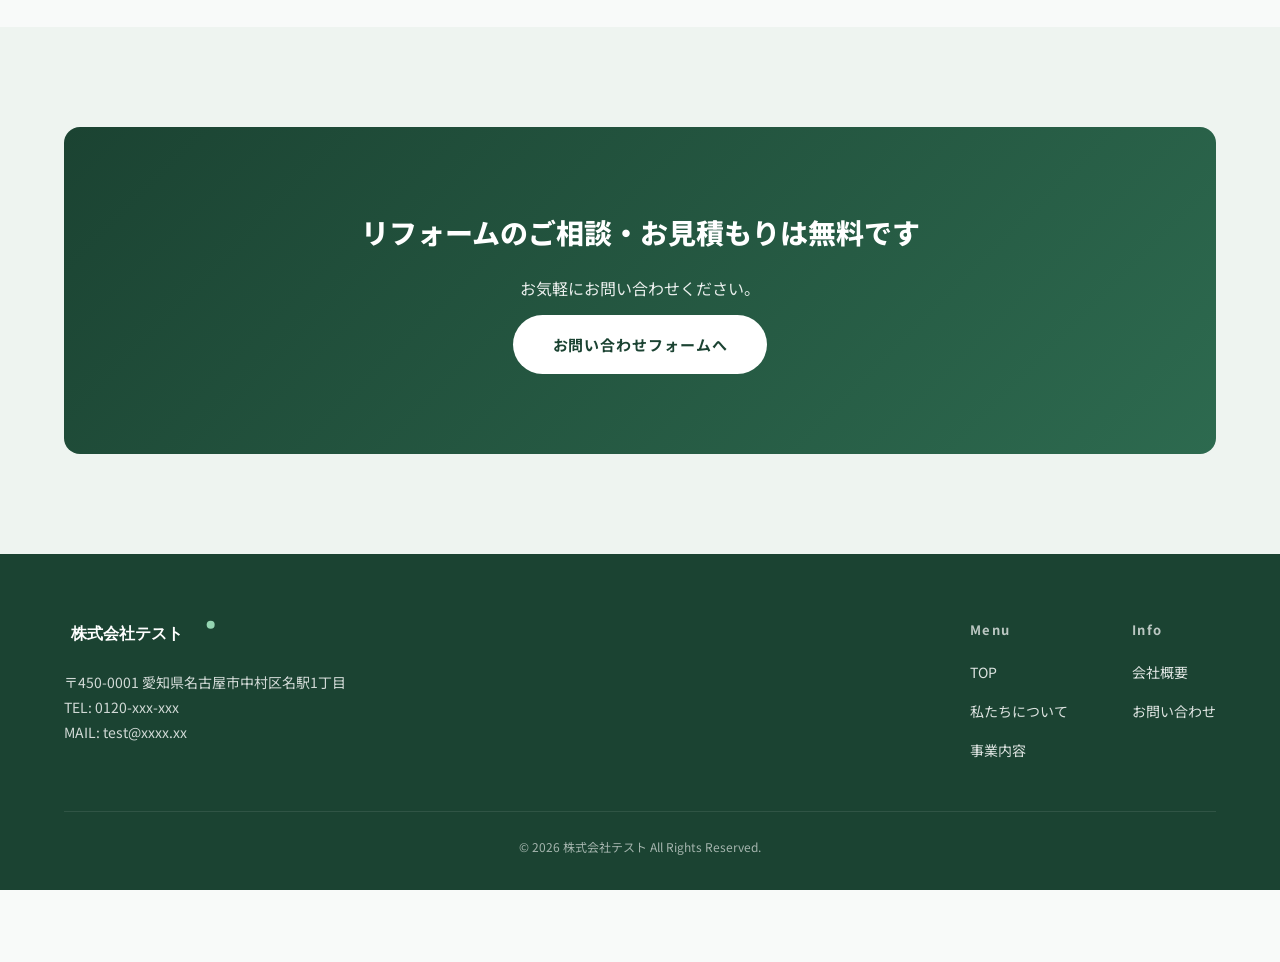
<file: service.html>
<!DOCTYPE html>
<html lang="ja">
<head>
  <meta charset="UTF-8">
  <meta name="viewport" content="width=device-width, initial-scale=1.0">
  <title>事業内容｜室内・店舗リフォーム・浴室・キッチン改装｜株式会社テスト</title>
  <meta name="description" content="室内リフォーム、店舗リフォーム、浴室改装、トイレリフォーム、キッチンリフォームなど、住まいと店舗の内装をトータルサポート。名古屋の株式会社テストにお任せください。">
  <meta property="og:title" content="事業内容｜株式会社テスト">
  <meta property="og:description" content="室内・店舗リフォーム、浴室・トイレ・キッチン改装など、住まいと店舗の内装をトータルサポート。">
  <meta property="og:type" content="website">
  <meta property="og:image" content="images/ogp.svg">
  <link rel="icon" href="images/favicon.svg" type="image/svg+xml">
  <link rel="preconnect" href="https://fonts.googleapis.com">
  <link rel="preconnect" href="https://fonts.gstatic.com" crossorigin>
  <link href="https://fonts.googleapis.com/css2?family=Noto+Sans+JP:wght@400;500;700;800&display=swap" rel="stylesheet">
  <link rel="stylesheet" href="css/style.css">
  <script type="application/ld+json">
  {
    "@context": "https://schema.org",
    "@type": "BreadcrumbList",
    "itemListElement": [
      { "@type": "ListItem", "position": 1, "name": "TOP", "item": "index.html" },
      { "@type": "ListItem", "position": 2, "name": "事業内容", "item": "service.html" }
    ]
  }
  </script>
</head>
<body>

  <header class="site-header" id="siteHeader">
    <div class="header-inner">
      <a href="index.html" class="site-logo">
        <img src="images/logo.svg" alt="株式会社テスト" width="160" height="38">
      </a>
      <nav class="global-nav" id="globalNav">
        <a href="index.html">TOP</a>
        <a href="about.html">ABOUT</a>
        <a href="service.html" class="is-active">SERVICE</a>
        <a href="company.html">COMPANY</a>
        <a href="contact.html">CONTACT</a>
      </nav>
      <a href="contact.html" class="header-cta">お問い合わせ</a>
      <button class="menu-toggle" id="menuToggle" aria-label="メニューを開く">
        <span></span><span></span><span></span>
      </button>
    </div>
  </header>

  <main>
    <section class="page-hero">
      <div class="page-hero__bg">
        <img src="images/hero-service.svg" alt="">
      </div>
      <div class="page-hero__overlay"></div>
      <div class="page-hero__content">
        <p class="page-hero__label">Service</p>
        <h1 class="page-hero__title">事業内容</h1>
        <p class="page-hero__lead">暮らしと店舗を、トータルにリフォーム。</p>
      </div>
    </section>

    <div class="container">
      <nav class="breadcrumb" aria-label="パンくずリスト">
        <ol>
          <li><a href="index.html">TOP</a></li>
          <li>事業内容</li>
        </ol>
      </nav>
    </div>

    <section class="section">
      <div class="container">

        <!-- Point.01 室内リフォーム -->
        <div class="service-detail" id="interior">
          <div class="service-detail__content">
            <p class="service-detail__label">Point.<span>01</span></p>
            <h2 class="service-detail__title">室内リフォーム</h2>
            <div class="service-detail__text">
              <p>ライフスタイルやご要望に合わせて、住まいの内装をトータルにリフォームします。壁紙・床材の張り替えから間取り変更、収納の改善まで、毎日の暮らしがより快適になる空間をご提案します。</p>
              <p>お客様の理想やこだわりを丁寧にお伺いし、暮らしやすさとデザイン性を兼ね備えた住まいをカタチにします。</p>
            </div>
          </div>
          <div class="service-detail__image">
            <img src="images/photos/photo-room.jpg" alt="室内リフォームの施工イメージ">
          </div>
        </div>

        <!-- Point.02 店舗リフォーム -->
        <div class="service-detail service-detail--reverse" id="store">
          <div class="service-detail__content">
            <p class="service-detail__label">Point.<span>02</span></p>
            <h2 class="service-detail__title">店舗リフォーム</h2>
            <div class="service-detail__text">
              <p>店舗のコンセプトや業態に合わせ、内装デザインから施工まで一貫して対応します。お客様が心地よく過ごせる空間づくりはもちろん、スタッフの動線や使いやすさにも配慮し、店舗の魅力を最大限に引き出します。</p>
              <p>集客やブランドイメージにつながる、印象に残る店舗空間をご提案します。</p>
            </div>
          </div>
          <div class="service-detail__image">
            <img src="images/photos/photo-shop.jpg" alt="店舗リフォームの施工イメージ">
          </div>
        </div>

        <!-- Point.03 浴室改装 -->
        <div class="service-detail" id="bathroom">
          <div class="service-detail__content">
            <p class="service-detail__label">Point.<span>03</span></p>
            <h2 class="service-detail__title">浴室改装</h2>
            <div class="service-detail__text">
              <p>毎日の疲れを癒やす浴室を、快適で使いやすい空間へと生まれ変わらせます。浴槽や壁・床の交換、ユニットバスへの変更など、お客様のご希望や住まいの状況に合わせて最適なプランをご提案します。</p>
              <p>清掃性や安全性にも配慮し、家族みんなが安心して使える浴室を実現します。</p>
            </div>
          </div>
          <div class="service-detail__image">
            <img src="images/photos/photo-bath.jpg" alt="浴室改装の施工イメージ">
          </div>
        </div>

        <!-- Point.04 トイレリフォーム -->
        <div class="service-detail service-detail--reverse" id="toilet">
          <div class="service-detail__content">
            <p class="service-detail__label">Point.<span>04</span></p>
            <h2 class="service-detail__title">トイレリフォーム</h2>
            <div class="service-detail__text">
              <p>トイレを清潔で快適、そして使いやすい空間へリフォームします。便器の交換だけでなく、壁紙や床材、手洗い器、収納なども含めてトータルにご提案。</p>
              <p>限られたスペースを有効に活用し、毎日使う場所だからこそ、機能性と心地よさを両立したトイレ空間をつくります。</p>
            </div>
          </div>
          <div class="service-detail__image">
            <img src="images/photos/photo-toilet.jpg" alt="トイレリフォームの施工イメージ">
          </div>
        </div>

        <!-- Point.05 キッチンリフォーム -->
        <div class="service-detail" id="kitchen">
          <div class="service-detail__content">
            <p class="service-detail__label">Point.<span>05</span></p>
            <h2 class="service-detail__title">キッチンリフォーム</h2>
            <div class="service-detail__text">
              <p>毎日の料理や家族との時間がより楽しくなる、使いやすいキッチンをご提案します。キッチン設備の交換はもちろん、収納・作業スペース・動線などを見直し、お客様のライフスタイルに合わせた空間を実現します。</p>
              <p>デザイン性だけでなく、家事のしやすさにもこだわったキッチンへと生まれ変わらせます。</p>
            </div>
          </div>
          <div class="service-detail__image">
            <img src="images/photos/photo-kitchen.jpg" alt="キッチンリフォームの施工イメージ">
          </div>
        </div>

      </div>
    </section>

    <section class="section section--bg">
      <div class="container">
        <div class="cta-banner">
          <h2 class="cta-banner__title">リフォームのご相談・お見積もりは無料です</h2>
          <p class="cta-banner__text">お気軽にお問い合わせください。</p>
          <a href="contact.html" class="hero__cta">お問い合わせフォームへ</a>
        </div>
      </div>
    </section>
  </main>

  <footer class="site-footer">
    <div class="container">
      <div class="footer-inner">
        <div class="footer-brand">
          <img src="images/logo-white.svg" alt="株式会社テスト" width="160" height="38">
          <p>〒450-0001 愛知県名古屋市中村区名駅1丁目<br>
          TEL: <a href="tel:0120-xxx-xxx">0120-xxx-xxx</a><br>
          MAIL: <a href="mailto:test@xxxx.xx">test@xxxx.xx</a></p>
        </div>
        <div class="footer-nav">
          <div class="footer-nav__col">
            <h4>Menu</h4>
            <ul>
              <li><a href="index.html">TOP</a></li>
              <li><a href="about.html">私たちについて</a></li>
              <li><a href="service.html">事業内容</a></li>
            </ul>
          </div>
          <div class="footer-nav__col">
            <h4>Info</h4>
            <ul>
              <li><a href="company.html">会社概要</a></li>
              <li><a href="contact.html">お問い合わせ</a></li>
            </ul>
          </div>
        </div>
      </div>
      <div class="footer-bottom">
        <p>&copy; 2026 株式会社テスト All Rights Reserved.</p>
      </div>
    </div>
  </footer>

  <script src="js/main.js"></script>
</body>
</html>
</file>
<file: css/style.css>
/* ===================================================
   株式会社テスト - Corporate Site Styles
   =================================================== */

:root {
  --color-primary: #2D6A4F;
  --color-primary-dark: #1B4332;
  --color-accent: #52B788;
  --color-accent-light: #95D5B2;
  --color-bg: #F8FAF9;
  --color-bg-section: #EEF4F0;
  --color-text: #1B2631;
  --color-text-sub: #5C6B73;
  --color-white: #ffffff;
  --color-border: #D8E8DC;
  --font-main: 'Noto Sans JP', sans-serif;
  --header-height: 72px;
  --container-max: 1200px;
  --transition: 0.3s ease;
}

*, *::before, *::after {
  box-sizing: border-box;
  margin: 0;
  padding: 0;
}

html {
  scroll-behavior: smooth;
  font-size: 16px;
}

body {
  font-family: var(--font-main);
  color: var(--color-text);
  background: var(--color-bg);
  line-height: 1.8;
  -webkit-font-smoothing: antialiased;
}

img {
  max-width: 100%;
  height: auto;
  display: block;
}

a {
  color: inherit;
  text-decoration: none;
  transition: color var(--transition), opacity var(--transition);
}

a:hover {
  color: var(--color-primary);
}

ul, ol {
  list-style: none;
}

.container {
  width: 100%;
  max-width: var(--container-max);
  margin: 0 auto;
  padding: 0 24px;
}

/* ===================================================
   HEADER
   =================================================== */
.site-header {
  position: fixed;
  top: 0;
  left: 0;
  right: 0;
  z-index: 1000;
  height: var(--header-height);
  background: rgba(255, 255, 255, 0.95);
  backdrop-filter: blur(12px);
  border-bottom: 1px solid var(--color-border);
  transition: box-shadow var(--transition);
}

.site-header.is-scrolled {
  box-shadow: 0 2px 20px rgba(27, 67, 50, 0.08);
}

.header-inner {
  display: flex;
  align-items: center;
  justify-content: space-between;
  height: var(--header-height);
  max-width: var(--container-max);
  margin: 0 auto;
  padding: 0 24px;
}

.site-logo img {
  height: 36px;
  width: auto;
}

.global-nav {
  display: flex;
  align-items: center;
  gap: 32px;
}

.global-nav a {
  font-size: 0.875rem;
  font-weight: 500;
  letter-spacing: 0.04em;
  position: relative;
}

.global-nav a::after {
  content: '';
  position: absolute;
  bottom: -4px;
  left: 0;
  width: 0;
  height: 2px;
  background: var(--color-primary);
  transition: width var(--transition);
}

.global-nav a:hover::after,
.global-nav a.is-active::after {
  width: 100%;
}

.global-nav a.is-active {
  color: var(--color-primary);
}

.header-cta {
  display: inline-flex;
  align-items: center;
  padding: 10px 24px;
  background: var(--color-primary-dark);
  color: var(--color-white) !important;
  font-size: 0.8125rem;
  font-weight: 700;
  border-radius: 50px;
  letter-spacing: 0.06em;
  transition: background var(--transition), transform var(--transition);
}

.header-cta:hover {
  background: var(--color-primary);
  transform: translateY(-1px);
  color: var(--color-white) !important;
}

.menu-toggle {
  display: none;
  flex-direction: column;
  gap: 6px;
  background: none;
  border: none;
  cursor: pointer;
  padding: 8px;
}

.menu-toggle span {
  display: block;
  width: 24px;
  height: 2px;
  background: var(--color-text);
  transition: var(--transition);
}

.menu-toggle.is-open span:nth-child(1) {
  transform: rotate(45deg) translate(5px, 6px);
}

.menu-toggle.is-open span:nth-child(2) {
  opacity: 0;
}

.menu-toggle.is-open span:nth-child(3) {
  transform: rotate(-45deg) translate(5px, -6px);
}

/* ===================================================
   HERO
   =================================================== */
.hero {
  position: relative;
  min-height: 100vh;
  display: flex;
  align-items: center;
  justify-content: center;
  overflow: hidden;
  margin-top: calc(-1 * var(--header-height));
  padding-top: var(--header-height);
}

.hero--sub {
  min-height: 50vh;
}

.hero__bg {
  position: absolute;
  inset: 0;
  z-index: 0;
}

.hero__bg img {
  width: 100%;
  height: 100%;
  object-fit: cover;
}

.hero__overlay {
  position: absolute;
  inset: 0;
  background: linear-gradient(
    135deg,
    rgba(27, 67, 50, 0.75) 0%,
    rgba(45, 106, 79, 0.55) 100%
  );
  z-index: 1;
}

.hero__content {
  position: relative;
  z-index: 2;
  text-align: center;
  color: var(--color-white);
  padding: 40px 24px;
  max-width: 900px;
}

.hero__label {
  display: inline-block;
  font-size: 0.75rem;
  font-weight: 700;
  letter-spacing: 0.2em;
  text-transform: uppercase;
  margin-bottom: 24px;
  opacity: 0.85;
}

.hero__title {
  font-size: clamp(1.75rem, 5vw, 3rem);
  font-weight: 800;
  line-height: 1.5;
  margin-bottom: 24px;
  letter-spacing: 0.04em;
}

.hero__lead {
  font-size: clamp(0.9375rem, 2vw, 1.125rem);
  line-height: 2;
  opacity: 0.9;
  margin-bottom: 40px;
}

.hero__cta {
  display: inline-flex;
  align-items: center;
  gap: 8px;
  padding: 16px 40px;
  background: var(--color-white);
  color: var(--color-primary-dark) !important;
  font-size: 0.9375rem;
  font-weight: 700;
  border-radius: 50px;
  letter-spacing: 0.06em;
  transition: transform var(--transition), box-shadow var(--transition);
}

.hero__cta:hover {
  transform: translateY(-2px);
  box-shadow: 0 8px 24px rgba(0, 0, 0, 0.2);
  color: var(--color-primary-dark) !important;
}

/* ===================================================
   SECTION COMMON
   =================================================== */
.section {
  padding: 100px 0;
}

.section--bg {
  background: var(--color-bg-section);
}

.section-header {
  text-align: center;
  margin-bottom: 64px;
}

.section-header--left {
  text-align: left;
  margin-bottom: 48px;
}

.section-label {
  display: block;
  font-size: 0.75rem;
  font-weight: 700;
  letter-spacing: 0.25em;
  text-transform: uppercase;
  color: var(--color-accent);
  margin-bottom: 12px;
}

.section-title {
  font-size: clamp(1.5rem, 3vw, 2rem);
  font-weight: 800;
  line-height: 1.5;
  letter-spacing: 0.04em;
}

.section-lead {
  margin-top: 16px;
  color: var(--color-text-sub);
  font-size: 1rem;
  max-width: 640px;
}

.section-header .section-lead {
  margin-left: auto;
  margin-right: auto;
}

/* ===================================================
   ABOUT PREVIEW
   =================================================== */
.about-preview {
  display: grid;
  grid-template-columns: 1fr 1fr;
  gap: 64px;
  align-items: center;
}

.about-preview__image {
  border-radius: 12px;
  overflow: hidden;
  box-shadow: 0 20px 60px rgba(45, 106, 79, 0.12);
}

.about-preview__image img {
  width: 100%;
  aspect-ratio: 4 / 3;
  object-fit: cover;
}

.about-preview__text p {
  margin-bottom: 24px;
  color: var(--color-text-sub);
}

.text-link {
  display: inline-flex;
  align-items: center;
  gap: 8px;
  font-weight: 700;
  color: var(--color-primary);
  font-size: 0.9375rem;
}

.text-link::after {
  content: '→';
  transition: transform var(--transition);
}

.text-link:hover::after {
  transform: translateX(4px);
}

/* ===================================================
   SERVICE CARDS
   =================================================== */
.service-grid {
  display: grid;
  grid-template-columns: repeat(3, 1fr);
  gap: 32px;
}

.service-card {
  background: var(--color-white);
  border-radius: 12px;
  overflow: hidden;
  box-shadow: 0 4px 20px rgba(45, 106, 79, 0.06);
  transition: transform var(--transition), box-shadow var(--transition);
}

.service-card:hover {
  transform: translateY(-4px);
  box-shadow: 0 12px 40px rgba(45, 106, 79, 0.12);
}

.service-card__image img {
  width: 100%;
  aspect-ratio: 4 / 3;
  object-fit: cover;
}

.service-card__body {
  padding: 24px;
}

.service-card__title {
  font-size: 1.0625rem;
  font-weight: 700;
  margin-bottom: 8px;
}

.service-card__text {
  font-size: 0.875rem;
  color: var(--color-text-sub);
  line-height: 1.7;
}

/* ===================================================
   STRENGTH / FEATURE
   =================================================== */
.strength-list {
  display: flex;
  flex-direction: column;
  gap: 48px;
}

.strength-item {
  display: grid;
  grid-template-columns: 120px 1fr;
  gap: 32px;
  align-items: start;
}

.strength-item__number {
  font-size: 0.75rem;
  font-weight: 700;
  letter-spacing: 0.15em;
  color: var(--color-accent);
  padding-top: 4px;
}

.strength-item__number span {
  display: block;
  font-size: 2rem;
  font-weight: 800;
  color: var(--color-primary);
  letter-spacing: 0;
  line-height: 1.2;
  margin-top: 4px;
}

.strength-item__title {
  font-size: 1.25rem;
  font-weight: 700;
  margin-bottom: 12px;
}

.strength-item__text {
  color: var(--color-text-sub);
  font-size: 0.9375rem;
}

/* ===================================================
   CTA BANNER
   =================================================== */
.cta-banner {
  background: linear-gradient(135deg, var(--color-primary-dark), var(--color-primary));
  color: var(--color-white);
  text-align: center;
  padding: 80px 24px;
  border-radius: 16px;
}

.cta-banner__title {
  font-size: clamp(1.25rem, 3vw, 1.75rem);
  font-weight: 800;
  margin-bottom: 16px;
}

.cta-banner__text {
  opacity: 0.9;
  margin-bottom: 12px;
}

.cta-banner__tel {
  font-size: 1.75rem;
  font-weight: 800;
  letter-spacing: 0.06em;
  margin-bottom: 32px;
}

.cta-banner__tel a {
  color: var(--color-white);
}

.cta-banner__tel a:hover {
  opacity: 0.85;
  color: var(--color-white);
}

.cta-banner .hero__cta {
  background: var(--color-white);
}

/* ===================================================
   PAGE HERO (sub pages)
   =================================================== */
.page-hero {
  position: relative;
  min-height: 360px;
  display: flex;
  align-items: center;
  justify-content: center;
  margin-top: calc(-1 * var(--header-height));
  padding-top: calc(var(--header-height) + 40px);
  padding-bottom: 40px;
  overflow: hidden;
}

.page-hero__bg {
  position: absolute;
  inset: 0;
}

.page-hero__bg img {
  width: 100%;
  height: 100%;
  object-fit: cover;
}

.page-hero__overlay {
  position: absolute;
  inset: 0;
  background: linear-gradient(135deg, rgba(27, 67, 50, 0.8), rgba(45, 106, 79, 0.6));
}

.page-hero__content {
  position: relative;
  z-index: 1;
  text-align: center;
  color: var(--color-white);
}

.page-hero__label {
  font-size: 0.75rem;
  font-weight: 700;
  letter-spacing: 0.25em;
  text-transform: uppercase;
  opacity: 0.85;
  margin-bottom: 12px;
}

.page-hero__title {
  font-size: clamp(1.75rem, 4vw, 2.5rem);
  font-weight: 800;
}

.page-hero__lead {
  margin-top: 16px;
  opacity: 0.9;
  font-size: 1rem;
}

/* ===================================================
   BREADCRUMB
   =================================================== */
.breadcrumb {
  padding: 16px 0;
  font-size: 0.8125rem;
  color: var(--color-text-sub);
}

.breadcrumb ol {
  display: flex;
  flex-wrap: wrap;
  gap: 8px;
}

.breadcrumb li + li::before {
  content: '>';
  margin-right: 8px;
  opacity: 0.5;
}

.breadcrumb a:hover {
  color: var(--color-primary);
}

/* ===================================================
   ABOUT PAGE
   =================================================== */
.philosophy-box {
  text-align: center;
  padding: 64px 40px;
  background: var(--color-white);
  border-radius: 16px;
  box-shadow: 0 4px 24px rgba(45, 106, 79, 0.06);
  margin-bottom: 80px;
}

.philosophy-box__quote {
  font-size: clamp(1.125rem, 2.5vw, 1.5rem);
  font-weight: 700;
  color: var(--color-primary);
  line-height: 1.8;
  margin-bottom: 24px;
}

.philosophy-box__text {
  color: var(--color-text-sub);
  max-width: 640px;
  margin: 0 auto;
}

.values-grid {
  display: grid;
  grid-template-columns: repeat(3, 1fr);
  gap: 32px;
}

.value-card {
  text-align: center;
  padding: 40px 24px;
  background: var(--color-white);
  border-radius: 12px;
  box-shadow: 0 4px 20px rgba(45, 106, 79, 0.06);
}

.value-card__number {
  font-size: 2rem;
  font-weight: 800;
  color: var(--color-accent);
  margin-bottom: 16px;
}

.value-card__title {
  font-size: 1.125rem;
  font-weight: 700;
  margin-bottom: 12px;
}

.value-card__text {
  font-size: 0.875rem;
  color: var(--color-text-sub);
}

.content-block {
  display: grid;
  grid-template-columns: 1fr 1fr;
  gap: 64px;
  align-items: center;
}

.content-block--reverse {
  direction: rtl;
}

.content-block--reverse > * {
  direction: ltr;
}

.content-block__image {
  border-radius: 12px;
  overflow: hidden;
  box-shadow: 0 12px 40px rgba(45, 106, 79, 0.1);
}

.content-block__image img {
  width: 100%;
  aspect-ratio: 4 / 3;
  object-fit: cover;
}

.content-block__text p {
  margin-bottom: 20px;
  color: var(--color-text-sub);
}

/* ===================================================
   SERVICE PAGE
   =================================================== */
.service-detail {
  display: grid;
  grid-template-columns: 1fr 1fr;
  gap: 64px;
  align-items: center;
  padding: 64px 0;
  border-bottom: 1px solid var(--color-border);
}

.service-detail:last-child {
  border-bottom: none;
}

.service-detail--reverse {
  direction: rtl;
}

.service-detail--reverse > * {
  direction: ltr;
}

.service-detail__label {
  font-size: 0.75rem;
  font-weight: 700;
  letter-spacing: 0.15em;
  color: var(--color-accent);
  margin-bottom: 8px;
}

.service-detail__label span {
  font-size: 2rem;
  font-weight: 800;
  color: var(--color-primary);
  display: block;
  letter-spacing: 0;
  margin-top: 4px;
}

.service-detail__title {
  font-size: 1.5rem;
  font-weight: 800;
  margin-bottom: 20px;
}

.service-detail__text p {
  margin-bottom: 16px;
  color: var(--color-text-sub);
  font-size: 0.9375rem;
}

.service-detail__image {
  border-radius: 12px;
  overflow: hidden;
  box-shadow: 0 12px 40px rgba(45, 106, 79, 0.1);
}

.service-detail__image img {
  width: 100%;
  aspect-ratio: 4 / 3;
  object-fit: cover;
}

/* ===================================================
   COMPANY PAGE
   =================================================== */
.greeting {
  display: grid;
  grid-template-columns: 280px 1fr;
  gap: 48px;
  align-items: start;
  margin-bottom: 80px;
}

.greeting__photo {
  border-radius: 12px;
  overflow: hidden;
  box-shadow: 0 12px 40px rgba(45, 106, 79, 0.1);
}

.greeting__photo img {
  width: 100%;
  aspect-ratio: 3 / 4;
  object-fit: cover;
}

.greeting__name {
  font-size: 0.875rem;
  color: var(--color-text-sub);
  margin-bottom: 24px;
}

.greeting__name strong {
  display: block;
  font-size: 1.25rem;
  color: var(--color-text);
  margin-top: 4px;
}

.greeting__text p {
  margin-bottom: 20px;
  color: var(--color-text-sub);
}

.company-table {
  width: 100%;
  border-collapse: collapse;
  background: var(--color-white);
  border-radius: 12px;
  overflow: hidden;
  box-shadow: 0 4px 20px rgba(45, 106, 79, 0.06);
}

.company-table th,
.company-table td {
  padding: 20px 32px;
  text-align: left;
  border-bottom: 1px solid var(--color-border);
  font-size: 0.9375rem;
}

.company-table th {
  width: 200px;
  background: var(--color-bg-section);
  font-weight: 700;
  white-space: nowrap;
}

.company-table tr:last-child th,
.company-table tr:last-child td {
  border-bottom: none;
}

.company-table td {
  color: var(--color-text-sub);
}

.map-container {
  margin-top: 64px;
  border-radius: 12px;
  overflow: hidden;
  box-shadow: 0 4px 20px rgba(45, 106, 79, 0.06);
}

.map-container iframe {
  width: 100%;
  height: 400px;
  border: none;
  display: block;
}

.map-info {
  margin-top: 16px;
  font-size: 0.9375rem;
  color: var(--color-text-sub);
}

/* ===================================================
   CONTACT PAGE
   =================================================== */
.contact-info {
  display: grid;
  grid-template-columns: 1fr 1fr;
  gap: 32px;
  margin-bottom: 64px;
}

.contact-info__card {
  background: var(--color-white);
  padding: 40px;
  border-radius: 12px;
  box-shadow: 0 4px 20px rgba(45, 106, 79, 0.06);
  text-align: center;
}

.contact-info__icon {
  font-size: 2rem;
  margin-bottom: 16px;
}

.contact-info__label {
  font-size: 0.875rem;
  font-weight: 700;
  color: var(--color-primary);
  margin-bottom: 8px;
}

.contact-info__value {
  font-size: 1.5rem;
  font-weight: 800;
  letter-spacing: 0.04em;
}

.contact-info__value a {
  color: var(--color-text);
}

.contact-info__note {
  margin-top: 8px;
  font-size: 0.8125rem;
  color: var(--color-text-sub);
}

.contact-form {
  background: var(--color-white);
  padding: 48px;
  border-radius: 16px;
  box-shadow: 0 4px 24px rgba(45, 106, 79, 0.06);
}

.form-group {
  margin-bottom: 24px;
}

.form-group label {
  display: block;
  font-size: 0.875rem;
  font-weight: 700;
  margin-bottom: 8px;
}

.form-group label .required {
  display: inline-block;
  background: #e74c3c;
  color: var(--color-white);
  font-size: 0.6875rem;
  padding: 2px 8px;
  border-radius: 4px;
  margin-left: 8px;
  vertical-align: middle;
}

.form-group input,
.form-group select,
.form-group textarea {
  width: 100%;
  padding: 14px 16px;
  border: 1px solid var(--color-border);
  border-radius: 8px;
  font-family: var(--font-main);
  font-size: 0.9375rem;
  transition: border-color var(--transition);
  background: var(--color-bg);
}

.form-group input:focus,
.form-group select:focus,
.form-group textarea:focus {
  outline: none;
  border-color: var(--color-primary);
  background: var(--color-white);
}

.form-group textarea {
  min-height: 160px;
  resize: vertical;
}

.form-row {
  display: grid;
  grid-template-columns: 1fr 1fr;
  gap: 24px;
}

.checkbox-group {
  display: flex;
  flex-wrap: wrap;
  gap: 16px;
}

.checkbox-group label {
  display: flex;
  align-items: center;
  gap: 8px;
  font-weight: 400;
  cursor: pointer;
}

.checkbox-group input[type="checkbox"] {
  width: auto;
}

.form-privacy {
  margin: 32px 0;
  padding: 20px;
  background: var(--color-bg-section);
  border-radius: 8px;
  font-size: 0.8125rem;
  color: var(--color-text-sub);
}

.form-privacy label {
  display: flex;
  align-items: flex-start;
  gap: 8px;
  font-weight: 400;
  cursor: pointer;
}

.form-privacy input {
  width: auto;
  margin-top: 4px;
}

.form-submit {
  text-align: center;
}

.btn-submit {
  display: inline-flex;
  align-items: center;
  justify-content: center;
  padding: 16px 64px;
  background: var(--color-primary-dark);
  color: var(--color-white);
  font-family: var(--font-main);
  font-size: 1rem;
  font-weight: 700;
  border: none;
  border-radius: 50px;
  cursor: pointer;
  letter-spacing: 0.06em;
  transition: background var(--transition), transform var(--transition);
}

.btn-submit:hover {
  background: var(--color-primary);
  transform: translateY(-2px);
}

/* ===================================================
   FOOTER
   =================================================== */
.site-footer {
  background: var(--color-primary-dark);
  color: var(--color-white);
  padding: 64px 0 32px;
}

.footer-inner {
  display: grid;
  grid-template-columns: 1fr 1fr;
  gap: 48px;
  margin-bottom: 48px;
}

.footer-brand img {
  height: 32px;
  margin-bottom: 20px;
}

.footer-brand p {
  font-size: 0.875rem;
  opacity: 0.8;
  line-height: 1.8;
}

.footer-nav {
  display: flex;
  gap: 64px;
  justify-content: flex-end;
}

.footer-nav__col h4 {
  font-size: 0.8125rem;
  font-weight: 700;
  letter-spacing: 0.1em;
  margin-bottom: 16px;
  opacity: 0.7;
}

.footer-nav__col ul {
  display: flex;
  flex-direction: column;
  gap: 10px;
}

.footer-nav__col a {
  font-size: 0.875rem;
  opacity: 0.85;
}

.footer-nav__col a:hover {
  opacity: 1;
  color: var(--color-accent-light);
}

.footer-bottom {
  border-top: 1px solid rgba(255, 255, 255, 0.15);
  padding-top: 24px;
  text-align: center;
  font-size: 0.75rem;
  opacity: 0.6;
}

/* ===================================================
   RESPONSIVE
   =================================================== */
@media (max-width: 1024px) {
  .service-grid {
    grid-template-columns: repeat(2, 1fr);
  }

  .values-grid {
    grid-template-columns: repeat(2, 1fr);
  }
}

@media (max-width: 768px) {
  .section {
    padding: 64px 0;
  }

  .menu-toggle {
    display: flex;
  }

  .global-nav {
    position: fixed;
    top: var(--header-height);
    left: 0;
    right: 0;
    bottom: 0;
    flex-direction: column;
    justify-content: center;
    gap: 32px;
    background: rgba(255, 255, 255, 0.98);
    transform: translateX(100%);
    transition: transform var(--transition);
    z-index: 999;
  }

  .global-nav.is-open {
    transform: translateX(0);
  }

  .global-nav a {
    font-size: 1.125rem;
  }

  .header-cta {
    display: none;
  }

  .about-preview,
  .content-block,
  .service-detail,
  .greeting {
    grid-template-columns: 1fr;
    gap: 32px;
  }

  .content-block--reverse,
  .service-detail--reverse {
    direction: ltr;
  }

  .service-grid {
    grid-template-columns: 1fr;
  }

  .values-grid {
    grid-template-columns: 1fr;
  }

  .strength-item {
    grid-template-columns: 80px 1fr;
    gap: 16px;
  }

  .contact-info {
    grid-template-columns: 1fr;
  }

  .form-row {
    grid-template-columns: 1fr;
  }

  .contact-form {
    padding: 32px 24px;
  }

  .footer-inner {
    grid-template-columns: 1fr;
  }

  .footer-nav {
    justify-content: flex-start;
    gap: 32px;
  }

  .company-table th {
    width: 120px;
    padding: 16px;
  }

  .company-table td {
    padding: 16px;
  }

  .greeting {
    grid-template-columns: 1fr;
  }

  .greeting__photo {
    max-width: 240px;
  }
}

@media (max-width: 480px) {
  .hero__title {
    font-size: 1.5rem;
  }

  .cta-banner {
    padding: 48px 20px;
  }

  .philosophy-box {
    padding: 40px 24px;
  }
}
</file>
